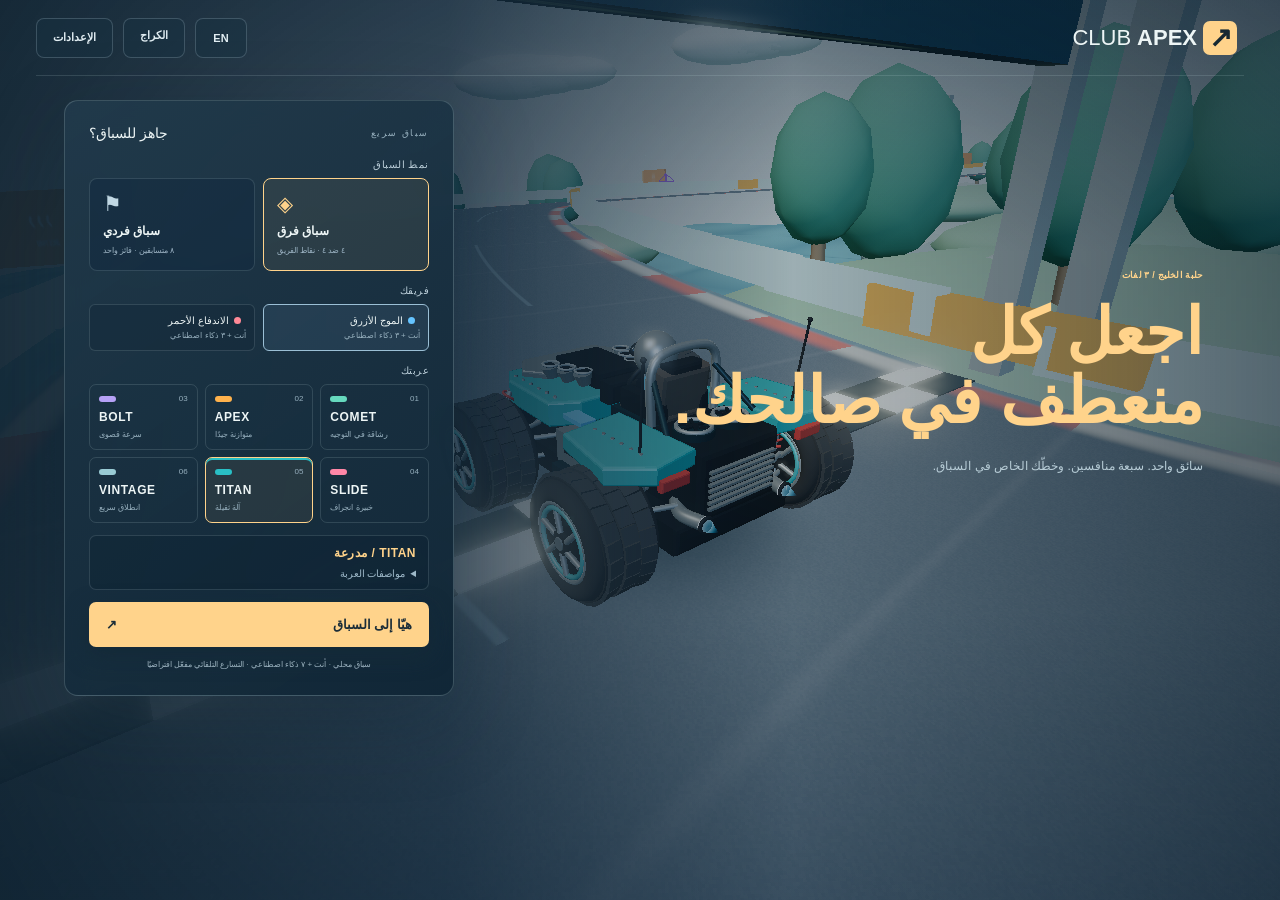
<file: works/apex-club/index.html>
<!doctype html>
<html lang="ar" dir="rtl">
<head><meta charset="utf-8"><meta name="viewport" content="width=device-width,initial-scale=1,viewport-fit=cover"><title>نادي أبيكس — سباق حلبة الخليج</title><link rel="stylesheet" href="./style.css"><script>try{var l=localStorage.getItem('apex-lang')||'ar';document.documentElement.lang=l;document.documentElement.dir=l==='ar'?'rtl':'ltr';}catch(e){document.documentElement.lang='ar';document.documentElement.dir='rtl';}</script></head>
<body>
<div id="loadingScreen" role="status"><strong data-i18n="loadingTitle">نادي أبيكس</strong><span data-i18n="loadingSub">نجهّز حلبة الخليج…</span></div><div id="runtimeError" hidden role="alert"><strong data-i18n="errTitle">تعذّر بدء السباق</strong><p data-i18n="errText">متصفحك يحتاج إلى WebGL 2. حاول إعادة التحميل أو تفعيل تسريع العتاد.</p><button onclick="location.reload()" data-i18n="errReload">إعادة تحميل اللعبة</button></div>
<div id="hud">
  <div id="vignette"></div><div id="flash"></div>
  <header class="masthead"><a class="brand" href="#" aria-label="APEX CLUB"><i>↗</i> APEX<span>CLUB</span></a><div class="lobby-tools"><button id="langToggle" type="button" aria-label="Language / اللغة">EN</button><a href="./garage.html" data-i18n="navGarage">الكراج</a><button id="openSettings" aria-haspopup="dialog" data-i18n="navSettings">الإعدادات</button></div></header>
  <section id="lobby" class="screen">
    <div class="lobby-copy"><div class="eyebrow" data-i18n="lobbyEyebrow">حلبة الخليج / ٣ لفات</div><h1><span data-i18n="lobbyH1a">اجعل كل</span><br><span data-i18n="lobbyH1b">منعطف في صالحك.</span></h1><p data-i18n="lobbyP">سائق واحد. سبعة منافسين. وخطّك الخاص في السباق.</p></div>
    <div class="race-setup"><div class="setup-heading"><span data-i18n="quickRace">سباق سريع</span><b data-i18n="readyToRace">جاهز للسباق؟</b></div>
      <div class="step-label"><span data-i18n="raceMode">نمط السباق</span></div><div class="mode-options"><button data-mode="team" class="active" aria-pressed="true"><i>◈</i><strong data-i18n="teamRace">سباق فرق</strong><small data-i18n="teamRaceSub">٤ ضد ٤ · نقاط الفريق</small></button><button data-mode="solo" aria-pressed="false"><i>⚑</i><strong data-i18n="soloRace">سباق فردي</strong><small data-i18n="soloRaceSub">٨ متسابقين · فائز واحد</small></button></div>
      <div id="teamChoice"><div class="step-label"><span data-i18n="yourTeam">فريقك</span></div><div class="team-options"><button data-team="blue" class="active" aria-pressed="true"><i class="team-dot blue"></i> <span data-i18n="blueTide">الموج الأزرق</span> <small data-i18n="blueSub">أنت + ٣ ذكاء اصطناعي</small></button><button data-team="red" aria-pressed="false"><i class="team-dot red"></i> <span data-i18n="redRush">الاندفاع الأحمر</span> <small data-i18n="redSub">أنت + ٣ ذكاء اصطناعي</small></button></div></div>
      <div class="step-label"><span data-i18n="yourKart">عربتك</span></div><div class="kart-options" role="group" aria-label="Choose your kart"></div>
      <section class="kart-detail" aria-live="polite"><h2 id="kartTitle"></h2><details class="kart-specs"><summary data-i18n="kartSpecs">مواصفات العربة</summary><p id="kartDescription"></p><div id="kartStats"></div><small data-i18n="kartSpecsNote">التسارع والتحكم والانجراف تُقاس بالنسبة لعربة APEX كأساس ١٠٠٪. سباقات الفرق تستخدم ألوان الفريق.</small></details></section>
<button id="raceStart" class="primary"><span data-i18n="raceStart">هيّا إلى السباق</span> <span>↗</span></button><small class="race-disclosure" data-i18n="raceDisclosure">سباق محلي · أنت + ٧ ذكاء اصطناعي · التسارع التلقائي مفعّل افتراضيًا</small>
    </div>

  </section>
  <div class="race-ui">
    <div class="top"><div class="eyebrow" id="modeLabel">سباق فرق ٤ ضد ٤</div><div class="track-title"><span data-i18n="trackTitle">حلبة الخليج</span> <span>↗</span></div><div class="race-stats"><div><div class="label" data-i18n="lap">لفة</div><div class="value" id="lap">1 / 3</div></div><div><div class="label" data-i18n="sector">قطاع</div><div class="value" id="sector">01 / 06</div></div><div><div class="label" data-i18n="raceTime">زمن السباق</div><div class="value" id="raceTime">00:00.00</div></div></div><div class="progress-track"><div id="courseProgress"></div></div><div id="leaderboard"></div></div>
    <div class="position"><div class="label" data-i18n="position">المركز</div><div id="rank">1<span> / 8</span></div></div>
    <div id="teamScore"><span class="blue"><span data-i18n="blue">الأزرق</span> <b id="blueScore">0</b></span><small data-i18n="livePoints">نقاط مباشرة</small><span class="red"><b id="redScore">0</b> <span data-i18n="red">الأحمر</span></span></div>
    <div id="centerMsg" role="status"></div><div id="countdown" hidden>3</div>
    <div class="telemetry"><div class="speed-label"><span data-i18n="speed">السرعة</span> <span data-i18n="kmh">كم/س</span></div><div id="speed">000 <small>كم/س</small></div><div class="speed-ticks"></div><div id="bars"><div class="barrow"><div class="barname"><span data-i18n="barNitro">نيترو · المخزون</span><b id="boostValue">1 / 3</b></div><div class="bar"><div class="fill" id="boostFill"></div></div></div><div class="barrow"><div class="barname"><span data-i18n="barShield">الدرع</span><b id="shieldValue">100%</b></div><div class="bar"><div class="fill" id="shieldFill"></div></div></div><div class="barrow"><div class="barname"><span data-i18n="barWeapon">زر Q · نبضة كهرومغناطيسية · بلا نيران صديقة</span><b id="weaponValue">100%</b></div><div class="bar"><div class="fill" id="weaponFill"></div></div></div></div></div>
    <div id="driftMeter"><div><span id="driftLabel">منعطف + مسافة + توجيه ← انجراف</span><b id="driftPercent">0%</b></div><div class="drift-track"><i id="driftFill"></i><b></b></div><small id="driftHint">اشحن ثم أفلت زر المسافة لدفعة توربو مصغّرة.</small></div>
    <aside class="navigation"><div class="label" data-i18n="liveMap">حلبة الخليج / خريطة مباشرة</div><svg viewBox="0 0 180 140" aria-label="Live circuit map"><polyline id="mapPath" fill="none" stroke="#7296a0" stroke-width="3"/><g id="mapRivals"></g><circle id="mapPlayer" r="4" fill="#ffe1a0" stroke="#ffffff" stroke-width="1.5"/></svg><div class="craft-heading"><span class="label" data-i18n="yourKartLabel">عربتك</span><strong id="craftName">APEX</strong></div></aside>
    <div id="touchControls" aria-label="Touch driving controls">
  <div class="touch-left"><div class="steering-caption"><span data-i18n="steering">التوجيه</span> <i></i></div><div class="steering-pair"><button data-drive="left" aria-label="Steer left"><svg class="" viewBox="0 0 48 48" fill="none" stroke="currentColor" stroke-width="2.5" stroke-linecap="round" stroke-linejoin="round" aria-hidden="true"><path d="M29 12 17 24l12 12M37 12 25 24l12 12"/></svg><span data-i18n="left">يسار</span></button><button data-drive="right" aria-label="Steer right"><svg class="" viewBox="0 0 48 48" fill="none" stroke="currentColor" stroke-width="2.5" stroke-linecap="round" stroke-linejoin="round" aria-hidden="true"><path d="m11 12 12 12-12 12m8-24 12 12-12 12"/></svg><span data-i18n="right">يمين</span></button></div><button class="utility brake-control" data-drive="brake" aria-label="Brake, hold at rest to reverse"><svg class="" viewBox="0 0 48 48" fill="none" stroke="currentColor" stroke-width="2.5" stroke-linecap="round" stroke-linejoin="round" aria-hidden="true"><path d="M17 15v18m14-18v18M10 11a20 20 0 0 0 0 26m28-26a20 20 0 0 1 0 26"/></svg><span data-i18n="brakeRev">فرامل / رجوع</span></button><button class="utility throttle-control" data-drive="throttle" aria-label="Throttle"><span class="pedal-lines"></span><span data-i18n="go">انطلق</span></button><span class="auto-drive" data-i18n="autoDrive">تسارع تلقائي</span></div>
  <div class="touch-right"><button class="utility emp-control" data-drive="emp" aria-label="EMP"><svg class="" viewBox="0 0 48 48" fill="none" stroke="currentColor" stroke-width="2.5" stroke-linecap="round" stroke-linejoin="round" aria-hidden="true"><path d="m27 8-13 19h10l-3 13 14-21H25l2-11Z"/></svg><span data-i18n="emp">نبضة</span><small id="touchEmpState">جاهز</small></button><button class="nitro-control" data-drive="nitro" aria-label="Nitro"><svg class="" viewBox="0 0 48 48" fill="none" stroke="currentColor" stroke-width="2.5" stroke-linecap="round" stroke-linejoin="round" aria-hidden="true"><path d="M18 7h12v7l4 5v17a5 5 0 0 1-5 5H19a5 5 0 0 1-5-5V19l4-5V7Zm0 7h12M17 7h14"/><path d="m26 21-7 9h7l-4 7"/></svg><strong data-i18n="nitro">نيترو</strong><span id="touchNitroState">جاهز</span><b id="touchNitroCount">1</b><div class="nitro-stock" aria-hidden="true"><i></i><i></i><i></i></div></button><button class="drift-control" data-drive="drift" aria-label="Drift"><svg class="charge-ring" viewBox="0 0 100 100" aria-hidden="true"><circle class="ring-track" cx="50" cy="50" r="46"/><circle class="ring-fill" cx="50" cy="50" r="46" pathLength="100"/></svg><svg class="" viewBox="0 0 48 48" fill="none" stroke="currentColor" stroke-width="2.5" stroke-linecap="round" stroke-linejoin="round" aria-hidden="true"><path d="m19 10 15 5 3 13-20-6 2-12Z"/><path d="m18 17 17 5M13 29c-10 0-9 6-2 7m13-4c-9-1-9 6-2 7M16 21l-1 5m20 0-2 5"/></svg><strong data-i18n="drift">انجراف</strong><span id="touchDriftState">استمر للانزلاق</span></button></div>
  <button id="mobileCenter" aria-label="Recenter tilt steering" data-i18n="centerTilt">توسيط الميل</button>
  </div><div id="rotateHint" data-i18n="rotateHint">↻ أدر هاتفك لعرض أوسع</div><button id="controlsToggle" aria-controls="controlsPanel" aria-expanded="false" data-i18n="controlsToggle">ح · إيقاف / مساعدة</button><footer id="help"><span><kbd>W / ↑</kbd> <span data-i18n="helpAccel">تسارع.</span></span><span><kbd>A D / ← →</kbd> <span data-i18n="helpSteer">توجيه</span></span><span><kbd>SPACE</kbd> <span data-i18n="helpDrift">انجراف</span></span><span><kbd>SHIFT</kbd> <span data-i18n="helpNitro">نيترو</span></span><span><kbd>Q</kbd> <span data-i18n="helpEmp">نبضة</span></span><span><kbd>R</kbd> <span data-i18n="helpRestart">إعادة</span></span></footer>
    <div class="boost-status"><strong id="boostTitle">نيترو</strong><span data-i18n="boostActive">الدفع نشط</span><i><b id="boostCountdown"></b></i></div>
  </div>
  <section id="controlsPanel" class="overlay" hidden role="dialog" aria-modal="true" aria-labelledby="controlsTitle"><div class="controls-card"><div class="eyebrow" data-i18n="pitstop">توقف الصيانة</div><h1 id="controlsTitle" data-i18n="takeBreather">خذ نفسًا.</h1><p><span data-i18n="controlsDescA">زر W / ↑ للتسارع، وS / ↓ للفرامل / الرجوع، وA / D أو ← / → للتوجيه.</span><br><span data-i18n="controlsDescB">اضغط حرف ح في أي وقت للإيقاف المؤقت أو المتابعة.</span></p><div class="control-grid"><span><kbd>SPACE + STEER</kbd> <span data-i18n="cgDrift">انجرف داخل المنعطف</span></span><span><kbd>RELEASE SPACE</kbd> <span data-i18n="cgRelease">توربو مصغّر</span></span><span><kbd>SHIFT</kbd> <span data-i18n="cgNitro">استخدم شحنة نيترو واحدة</span></span><span><kbd>Q</kbd> <span data-i18n="cgEmp">شوّش على المنافسين القريبين</span></span><span><kbd>R</kbd> <span data-i18n="cgRestart">إعادة السباق كاملًا</span></span></div><p class="rule-note" data-i18n="pointsNote">النقاط حسب المركز: ١٥ / ١٢ / ١٠ / ٨ / ٦ / ٤ / ٢ / ١. ينتهي السباق بعد ٢٠ ثانية من أول واصل. من لم يُكمل لا ينال نقاطًا؛ وتساوي الفريقين يعني التعادل.</p><button id="recoverCar" class="secondary" data-i18n="recover">إعادة العربة إلى المسار</button><button id="startDriving" class="primary"><span data-i18n="resume">مواصلة السباق</span> ↗</button><button data-lobby class="secondary" data-i18n="backLobby">عودة إلى اللوبي</button></div></section>
  <section id="results" class="overlay" hidden role="dialog" aria-modal="true" aria-labelledby="resultTitle"><div class="results-card"><div class="eyebrow" data-i18n="chequered">العلم الشطرنجي / النتائج النهائية</div><h1 id="resultTitle">اكتمل السباق</h1><p id="resultSubtitle"></p><table><thead><tr><th data-i18n="thPlace">المركز</th><th data-i18n="thRacer">المتسابق</th><th data-i18n="thTime">زمن الوصول</th><th data-i18n="thPoints">النقاط</th></tr></thead><tbody id="resultRows"></tbody></table><button id="raceAgain" class="primary"><span data-i18n="raceAgain">سباق جديد</span> ↗</button><button data-lobby class="secondary" data-i18n="backLobbyChange">عودة إلى اللوبي / تغيير الفريق</button></div></section>
</div>
<dialog id="settingsDialog" aria-labelledby="settingsTitle"><div class="settings-top"><div><small data-i18n="pitGarage">كراج الصيانة</small><h2 id="settingsTitle" data-i18n="settings">الإعدادات</h2></div><button id="closeSettings" data-i18n="done">تم</button></div><div class="settings-nav" aria-label="Settings categories"><button data-settings="controls" aria-pressed="true" data-i18n="tabControls">التحكم</button><button data-settings="display" aria-pressed="false" data-i18n="tabDisplay">الصوت والعرض</button><button data-settings="driver" aria-pressed="false" data-i18n="tabDriver">السائق</button></div><section data-settings-panel="controls"><label class="auto-throttle"><input id="autoThrottle" type="checkbox" checked> <span data-i18n="autoAccel">تسارع تلقائي</span> <span data-i18n="autoAccelSub">التسارع فقط. التوجيه عليك.</span></label><section class="mobile-settings"><strong data-i18n="phoneControls">تحكم الهاتف</strong><p data-i18n="phoneControlsDesc">يُنصح بالتسارع التلقائي. استمر على الأسهم للتوجيه وزر الانجراف للانزلاق؛ أفلته لدفعة توربو مصغّرة.</p><button id="landscapeMode" type="button" data-i18n="fullscreen">ملء الشاشة / أفقي ↗</button><p id="screenHint" data-i18n="screenHint">العب بالوضع الأفقي لأفضل عرض.</p><button id="tiltToggle" type="button" aria-pressed="false" data-i18n="enableTilt">تفعيل التوجيه بالميل</button><button id="tiltCenter" type="button" data-i18n="centerSteering">توسيط التوجيه</button><p id="tiltStatus" role="status" data-i18n="tiltDefault">اختياري: وجّه بإمالة هاتفك. أسهم اللمس تتجاوز الميل دائمًا.</p></section><div class="drift-tip"><b data-i18n="driftTip">↝ تلميح الانجراف</b><span data-i18n="driftTipDesc">أثناء السرعة، استمر بزر المسافة + التوجيه. حافظ على المسافة مع التوجيه المعاكس. أفلت لدفعة توربو مصغّرة.</span></div><p class="settings-help" data-i18n="settingsHelp">لوحة المفاتيح: W تسارع · S فرامل / رجوع · A / D توجيه · Shift نيترو · Q نبضة. استمر بـ S أو الفرامل عند التوقف للرجوع. الفرامل تتجاوز التسارع التلقائي. أوقف مؤقتًا للاسترداد عند التعثر.</p></section><section data-settings-panel="display" hidden><div class="race-settings"><label><input type="checkbox" id="audioSetting" checked> <span data-i18n="engineSounds">أصوات المحرك والسباق</span></label><label><input type="checkbox" id="toggleDrift"> <span data-i18n="toggleDrift">زر انجراف تبديلي (اضغط المسافة مرتين)</span></label><label><input type="checkbox" id="motionSetting"> <span data-i18n="reducedMotion">تقليل حركة الكاميرا</span></label><label><span data-i18n="graphics">الرسوميات</span> <select id="qualitySetting"><option value="quality" data-i18n="quality">جودة</option><option value="performance" data-i18n="performance">أداء</option></select></label><small data-i18n="settingsSaveNote">تحكم بلوحة المفاتيح أو اللمس. تُحفظ الإعدادات على هذا الجهاز.</small></div></section><section data-settings-panel="driver" hidden><section id="driverStudio" class="driver-studio" aria-label="3D driver profile"><div class="driver-heading"><span data-i18n="driverProfile">ملف السائق</span><b><span data-i18n="aceRookie">آيس / مبتدئ النادي</span></b></div><div class="driver-stage"><canvas tabindex="0" aria-label="3D driver. Drag or use arrow keys to rotate."></canvas><span class="driver-action" aria-live="polite" data-i18n="standingBy">في الانتظار</span><small data-i18n="dragRotate">اسحب للتدوير</small></div><div class="driver-actions" role="group" aria-label="Character animation"><button data-action="stand" class="active" aria-pressed="true" data-i18n="actStand">وقوف</button><button data-action="dance" aria-pressed="false" data-i18n="actDance">♫ رقص</button><button data-action="victory" aria-pressed="false" data-i18n="actVictory">★ احتفال</button></div></section></section></dialog>
<script type="importmap">{"imports":{"three":"./vendor/three/build/three.module.min.js","three/addons/":"./vendor/three/examples/jsm/"}}</script><script type="module" src="./bootstrap.js"></script>
</body></html>
</file>
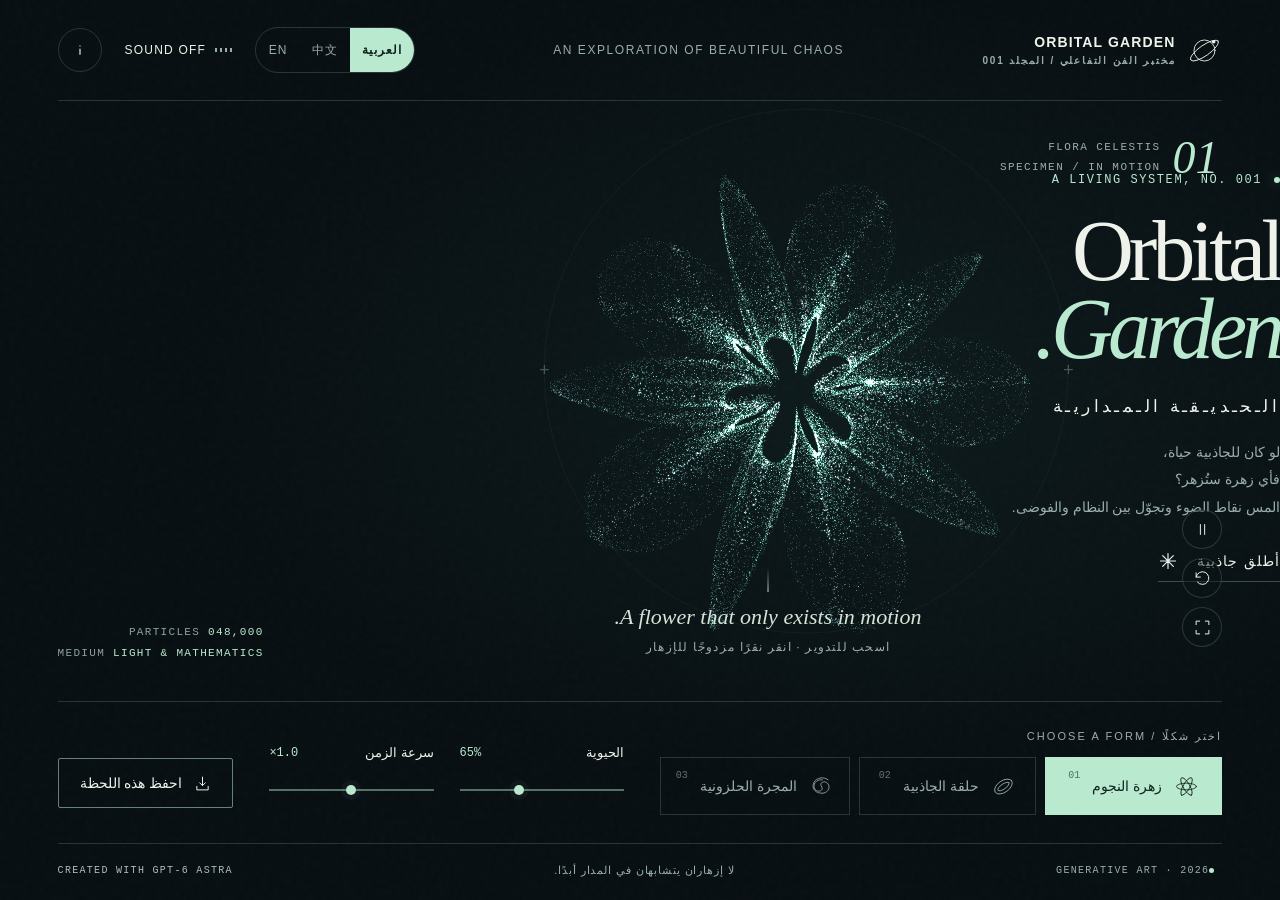
<file: works/orbital-garden/index.html>
<!doctype html>
<html lang="ar" dir="rtl">
<head>
  <meta charset="utf-8">
  <meta name="viewport" content="width=device-width, initial-scale=1">
  <meta name="theme-color" content="#080f12">
  <link rel="icon" href="data:image/svg+xml,%3Csvg xmlns='http://www.w3.org/2000/svg' viewBox='0 0 40 40'%3E%3Crect width='40' height='40' rx='10' fill='%23080f12'/%3E%3Cg fill='none' stroke='%23b9e9cf'%3E%3Ccircle cx='20' cy='20' r='11'/%3E%3Cellipse cx='20' cy='20' rx='18' ry='5' transform='rotate(-35 20 20)'/%3E%3C/g%3E%3C/svg%3E">
  <meta name="description" id="meta-description" content="الحديقة المدارية: عمل فني توليدي يمكن لمسه. 48,000 نقطة ضوئية تتدفق بين زهرة النجوم وحلقة الجاذبية والمجرة الحلزونية.">
  <title>ORBITAL GARDEN · الحديقة المدارية</title>
  <style>
    :root{color-scheme:dark;--bg:#080f12;--panel:#0d161a;--ink:#eef2ea;--muted:#9aaead;--accent:#b9e9cf;--line:rgba(183,220,207,.18);--serif:"Bodoni 72","Iowan Old Style","Palatino Linotype",Georgia,serif;--sans:Inter,"Helvetica Neue",Arial,"PingFang SC","Microsoft YaHei",sans-serif;--mono:"SFMono-Regular",Consolas,"Liberation Mono",monospace}
    *{box-sizing:border-box}body{margin:0;background:var(--bg);color:var(--ink);font-family:var(--sans);font-size:16px;-webkit-font-smoothing:antialiased}button,input{font:inherit}button{color:inherit;cursor:pointer}button:disabled{cursor:wait;opacity:.6}button,a,input{-webkit-tap-highlight-color:transparent}button:focus-visible,a:focus-visible,input:focus-visible,canvas:focus-visible{outline:2px solid var(--accent);outline-offset:6px}button{touch-action:manipulation}svg{display:block;width:20px;height:20px;fill:none;stroke:currentColor;stroke-width:1.4;stroke-linecap:round;stroke-linejoin:round}button{border:0;background:none}a{color:inherit}.mono{font-family:var(--mono);font-size:12px;letter-spacing:.13em}.muted{color:var(--muted)}
    .exhibition{min-height:860px;height:100svh;max-height:1400px;position:relative;overflow:hidden;display:flex;flex-direction:column;background:radial-gradient(ellipse at 66% 43%,#162c2d66,transparent 54%),var(--bg)}
    .exhibition:after{content:"";position:absolute;inset:0;pointer-events:none;z-index:1;opacity:.045;background-image:url("data:image/svg+xml,%3Csvg viewBox='0 0 180 180' xmlns='http://www.w3.org/2000/svg'%3E%3Cfilter id='n'%3E%3CfeTurbulence type='fractalNoise' baseFrequency='.85' numOctaves='3' stitchTiles='stitch'/%3E%3C/filter%3E%3Cpath fill='%23ffffff' filter='url(%23n)' opacity='.5' d='M0 0h180v180H0z'/%3E%3C/svg%3E")}
    .topbar{height:101px;flex-shrink:0;display:flex;align-items:center;justify-content:space-between;margin:0 4.5%;border-bottom:1px solid var(--line);z-index:3;gap:24px}.brand{display:flex;align-items:center;gap:12px;letter-spacing:.22em;font-size:14px;font-weight:600}.brand svg{width:35px;height:35px;stroke-width:1}.brand small{font-size:10px;display:block;letter-spacing:.3em;color:var(--muted);margin-top:5px}.edition{font-size:12px;letter-spacing:.13em;color:var(--muted)}.top-actions{display:flex;align-items:center;gap:23px}.sound-button{display:flex;align-items:center;gap:9px;min-height:44px;font-size:12px;letter-spacing:.1em;padding:0}.sound-bars{display:flex;align-items:center;gap:3px;height:18px}.sound-bars i{display:block;background:var(--muted);width:2px;height:4px;transition:height .25s}.sound-button[aria-pressed="true"] .sound-bars i{background:var(--accent);animation:equalizer 1s ease-in-out infinite alternate}.sound-button[aria-pressed="true"] .sound-bars i:nth-child(2){animation-delay:-.3s}.sound-button[aria-pressed="true"] .sound-bars i:nth-child(3){animation-delay:-.7s}.sound-button[aria-pressed="true"] .sound-bars i:nth-child(4){animation-delay:-.4s}.icon-button{display:grid;place-items:center;min-width:44px;min-height:44px;border:1px solid var(--line);border-radius:50%;transition:background .2s,border-color .2s}.icon-button:hover{background:#b9e9cf12;border-color:#b9e9cf66}
    .stage{flex:1;min-height:540px;position:relative}.artwork{position:absolute;left:24%;right:0;top:-20px;bottom:0;z-index:1}.artwork canvas{display:block;width:100%;height:100%;cursor:grab;touch-action:pan-y}.artwork canvas.dragging{cursor:grabbing}.orbit-guide{position:absolute;width:min(41vw,590px);height:min(41vw,590px);left:63%;top:45%;transform:translate(-50%,-50%);border:1px solid #a8d5c00d;border-radius:50%;pointer-events:none}.orbit-guide:before,.orbit-guide:after{content:"+";position:absolute;color:#9db7ac62;font:18px var(--mono);top:calc(50% - 10px)}.orbit-guide:before{left:-6px}.orbit-guide:after{right:-6px}
    .intro{position:relative;z-index:2;margin-left:4.5%;padding-top:72px;width:35%;pointer-events:none}.eyebrow{display:flex;align-items:center;gap:12px;font:12px var(--mono);letter-spacing:.13em;color:var(--accent);margin:0 0 26px}.eyebrow:before{content:"";width:6px;height:6px;border-radius:50%;background:var(--accent);box-shadow:0 0 13px #a6e0c666}h1{font:400 clamp(66px,6.7vw,110px)/.91 var(--serif);letter-spacing:-.058em;margin:0 0 27px}h1 span{display:block}h1 em{font-weight:400;color:var(--accent)}.chinese-title{font-size:17px;font-weight:400;letter-spacing:.45em;margin:0 0 22px}.intro-copy{font-size:14px;line-height:1.95;color:var(--muted);max-width:280px;margin:0}.intro-copy span{display:block}.release{pointer-events:auto;display:flex;align-items:center;gap:19px;margin-top:30px;padding:0 0 10px;border-bottom:1px solid #a8d5c04d;font-size:14px;letter-spacing:.08em}.release svg{transition:transform .3s}.release:hover svg{transform:rotate(90deg)}.release:hover{color:var(--accent)}
    .specimen{position:absolute;right:4.8%;top:36px;z-index:2;display:flex;align-items:flex-start;gap:12px;color:var(--muted);pointer-events:none}.specimen .number{font:italic 46px/.9 var(--serif);color:var(--accent)}.specimen .label{padding-top:1px;font:11px/1.8 var(--mono);letter-spacing:.13em}.specimen .label span{display:block}.view-tools{position:absolute;right:4.5%;bottom:54px;z-index:3;display:flex;flex-direction:column;gap:9px}.view-tools .icon-button{width:40px;height:40px;min-height:40px;min-width:40px;background:#0b141873}.view-tools svg{width:17px;height:17px}.art-caption{position:absolute;bottom:47px;left:60%;transform:translateX(-50%);z-index:2;display:flex;flex-direction:column;align-items:center;gap:10px;white-space:nowrap;pointer-events:none}.art-caption .caption{font:italic 22px var(--serif);color:#d5e4d6}.art-caption .hint{font-size:12px;letter-spacing:.1em;color:var(--muted)}.caption-line{display:block;width:1px;height:24px;background:linear-gradient(transparent,var(--accent));margin-bottom:2px}.coordinates{position:absolute;left:4.5%;bottom:37px;z-index:2;font:11px/1.9 var(--mono);letter-spacing:.12em;color:#8fa29f}.coordinates span{display:block}.coordinates b{color:var(--accent);font-weight:400}.fallback{position:absolute;z-index:5;inset:20% 8% auto;background:var(--panel);border:1px solid var(--line);padding:24px;line-height:1.8}.fallback[hidden]{display:none}
    .controls{position:relative;z-index:3;margin:0 4.5%;display:grid;grid-template-columns:minmax(440px,1.35fr) minmax(230px,.85fr) auto;gap:36px;padding:28px 0;border-top:1px solid var(--line);align-items:center}.control-label{display:block;font-size:11px;letter-spacing:.19em;color:var(--muted);margin-bottom:14px}.forms{display:flex;gap:9px}.form-button{height:58px;display:flex;align-items:center;gap:12px;padding:0 15px;border:1px solid var(--line);color:var(--muted);transition:color .25s,background .25s,border-color .25s;white-space:nowrap;font-size:14px;flex:1;justify-content:center}.form-button svg{width:25px;height:25px;stroke-width:1}.form-button .index{font:10px var(--mono);align-self:flex-start;margin-top:12px;opacity:.6}.form-button[aria-pressed="true"]{background:#b9e9cf;color:#10241e;border-color:#b9e9cf}.form-button:hover:not([aria-pressed="true"]){border-color:#b9e9cf77;color:var(--ink);background:#b9e9cf08}.sliders{display:grid;grid-template-columns:1fr 1fr;gap:26px}.slider-label{display:flex;justify-content:space-between;align-items:center;font-size:13px;margin-bottom:20px;gap:10px}.slider-label output{color:var(--accent);font:12px var(--mono)}input[type="range"]{display:block;width:100%;height:20px;appearance:none;background:transparent;cursor:pointer;margin:0}input[type="range"]::-webkit-slider-runnable-track{height:2px;background:#567267}input[type="range"]::-moz-range-track{height:2px;background:#567267}input[type="range"]::-webkit-slider-thumb{appearance:none;height:10px;width:10px;border-radius:50%;background:var(--accent);margin-top:-4px;box-shadow:0 0 0 5px #b9e9cf09}input[type="range"]::-moz-range-thumb{border:0;height:10px;width:10px;border-radius:50%;background:var(--accent)}.save-button{display:flex;align-items:center;justify-content:center;gap:12px;border:1px solid #668276;border-radius:2px;min-height:50px;padding:0 21px;font-size:14px;white-space:nowrap;transition:background .2s;margin-top:21px}.save-button:hover{background:#b9e9cf12}.save-button svg{width:17px;height:17px}.footer{margin:0 4.5%;border-top:1px solid var(--line);display:flex;align-items:center;justify-content:space-between;gap:20px;padding:20px 0 23px;z-index:3;color:var(--muted);font:10px var(--mono);letter-spacing:.13em}.footer .dot{display:inline-block;width:5px;height:5px;border-radius:50%;background:var(--accent);margin-right:8px}.footer .credit{color:#adbfba}.footer .desktop-note{font-family:var(--sans);letter-spacing:.08em;font-size:11px}.toast{position:fixed;z-index:20;left:50%;bottom:30px;transform:translate(-50%,20px);opacity:0;pointer-events:none;background:#deeddf;color:#12221c;border-radius:3px;padding:14px 23px;font-size:14px;transition:opacity .3s,transform .3s;max-width:calc(100% - 32px);width:max-content}.toast.visible{transform:translate(-50%,0);opacity:1}
    dialog{background:#101c20;color:var(--ink);border:1px solid #4b665b;width:min(580px,calc(100% - 40px));padding:40px;box-shadow:0 24px 120px #0008}dialog::backdrop{background:#030a0dc9;backdrop-filter:blur(9px)}.dialog-close{position:absolute;top:16px;right:16px}.dialog-kicker{color:var(--accent);margin-bottom:30px}dialog h2{font:400 44px/.98 var(--serif);letter-spacing:-.04em;margin:0 0 26px}dialog p{font-size:15px;line-height:1.9;color:#b7c8c1}dialog strong{color:var(--ink);font-weight:400}.key-list{display:grid;grid-template-columns:1fr 1fr;gap:12px;margin:25px 0;font-size:13px;color:var(--muted)}kbd{display:inline-block;min-width:24px;text-align:center;border:1px solid #4b665b;padding:3px 5px;margin-right:8px;font:11px var(--mono);color:var(--ink)}.dialog-bottom{border-top:1px solid var(--line);padding-top:20px;margin-top:24px;font:11px/1.9 var(--mono);color:var(--accent)}.immersive .topbar,.immersive .intro,.immersive .specimen,.immersive .coordinates,.immersive .controls,.immersive .footer,.immersive .art-caption,.immersive .orbit-guide{visibility:hidden;pointer-events:none}.immersive .artwork{position:fixed;inset:0}.immersive .view-tools{position:fixed;right:28px;bottom:28px}.immersive .stage{position:static}.immersive .exhibition{height:100svh;min-height:100svh}
    @keyframes equalizer{from{height:4px}to{height:17px}}
    @media(min-width:1600px){.intro{padding-top:100px}.stage{min-height:590px}.intro-copy{font-size:16px;max-width:320px}.controls{padding:36px 0}}
    @media(max-width:1150px){.controls{grid-template-columns:1.3fr 1fr;gap:26px}.save-button{grid-column:2;grid-row:1;justify-self:end;margin:0}.sliders{grid-column:2;grid-row:1;width:100%;padding-right:0;align-self:end;transform:translateY(0)}.save-button{position:absolute;right:0;top:-74px}.forms{gap:8px}.form-button{padding:0 12px;gap:8px}.form-button .index{display:none}.intro{width:40%}.intro-copy{max-width:250px}.artwork{left:26%;right:-7%}.art-caption{left:64%}.view-tools{bottom:130px}.edition{display:none}.exhibition{min-height:830px}}
    @media(max-width:760px){.exhibition{height:auto;min-height:100svh;max-height:none}.topbar{height:82px;margin:0 6%;gap:12px}.brand{font-size:12px;gap:9px}.brand small{font-size:8px}.brand svg{width:29px}.top-actions{gap:14px}.sound-button{font-size:10px}.top-actions>.icon-button{width:36px;min-width:36px;min-height:36px}.stage{min-height:690px;flex:none}.intro{margin-left:6%;padding-top:35px;width:88%}.eyebrow{font-size:10px;margin-bottom:18px}h1{font-size:64px;line-height:.93;margin-bottom:18px}h1 span{display:inline}h1 span+span:before{content:" "}.chinese-title{font-size:14px;margin-bottom:15px}.intro-copy{font-size:13px;max-width:310px}.intro-copy span{display:inline}.release{margin-top:17px;font-size:12px;gap:12px;padding-bottom:7px}.release svg{width:17px}.artwork{left:-15%;right:-15%;top:246px;bottom:31px}.orbit-guide{width:320px;height:320px;left:50%;top:66%}.specimen{right:6%;top:265px}.specimen .number{font-size:34px}.specimen .label{font-size:9px}.art-caption{left:50%;bottom:17px;gap:7px}.art-caption .caption{font-size:19px}.art-caption .hint{font-size:10px}.caption-line{height:17px}.coordinates{display:none}.view-tools{right:6%;bottom:88px;gap:8px}.view-tools .icon-button{min-width:36px;min-height:36px;width:36px;height:36px}.controls{margin:0 6%;padding:23px 0;grid-template-columns:1fr;gap:25px}.control-label{font-size:10px;margin-bottom:12px}.forms{gap:7px}.form-button{height:55px;padding:0 8px;gap:9px;font-size:12px}.form-button svg{width:23px}.sliders{grid-column:1;grid-row:2;gap:32px;width:100%;transform:none}.slider-label{margin-bottom:10px;font-size:12px}.save-button{position:static;grid-column:1;grid-row:3;justify-self:stretch;margin:0;height:46px}.footer{margin:0 6%;padding:18px 0 23px;flex-wrap:wrap;row-gap:12px;font-size:9px}.footer .desktop-note{display:none}dialog{padding:32px 25px}dialog h2{font-size:38px}.key-list{grid-template-columns:1fr}.immersive .artwork{inset:0}.immersive .stage{min-height:0}}
    @media(max-width:380px){h1{font-size:56px}.sound-text{display:none}.form-button{gap:5px}.stage{min-height:670px}.artwork{top:250px}}
    @media(prefers-reduced-motion:reduce){*,*:before,*:after{animation:none!important;transition:none!important}}
    /* i18n: language switcher + RTL (Arabic default). Flip layout only; artwork math untouched. */
    .lang-switch{display:flex;border:1px solid var(--line);border-radius:999px;overflow:hidden}
    .lang-switch button{min-width:44px;min-height:44px;padding:0 12px;font-size:12px;letter-spacing:.08em;color:var(--muted)}
    .lang-switch button[aria-pressed="true"]{background:var(--accent);color:#10241e;font-weight:700}
    html[dir="rtl"] .brand{letter-spacing:.08em}
    html[dir="rtl"] .brand small{letter-spacing:.18em}
    html[dir="rtl"] .chinese-title{letter-spacing:.2em}
    html[dir="rtl"] .coordinates{direction:ltr;text-align:right}
    html[dir="rtl"] .key-list{direction:rtl}
    html[dir="rtl"] kbd{margin-right:0;margin-left:8px}
  </style>
</head>
<body>
  <main class="exhibition" id="exhibition">
    <header class="topbar">
      <div class="brand"><svg viewBox="0 0 40 40" aria-hidden="true"><circle cx="20" cy="20" r="12"/><ellipse cx="20" cy="20" rx="19" ry="6" transform="rotate(-35 20 20)"/><circle cx="30.5" cy="10" r="2" fill="currentColor" stroke="none"/></svg><div>ORBITAL GARDEN<small data-i18n="brand.sub">مختبر الفن التفاعلي / المجلد 001</small></div></div>
      <div class="edition">AN EXPLORATION OF BEAUTIFUL CHAOS</div>
      <div class="top-actions"><div class="lang-switch" role="group" aria-label="Language / 语言 / اللغة"><button data-lang="ar" aria-pressed="true">العربية</button><button data-lang="zh" aria-pressed="false">中文</button><button data-lang="en" aria-pressed="false">EN</button></div><button class="sound-button" id="sound" aria-pressed="false" data-i18n-aria="sound.aria.off" aria-label="تشغيل الصوت المحيطي"><span class="sound-bars" aria-hidden="true"><i></i><i></i><i></i><i></i></span><span class="sound-text">SOUND OFF</span></button><button class="icon-button" id="about" data-i18n-aria="about.aria" aria-label="عن العمل"><svg viewBox="0 0 24 24" aria-hidden="true"><path d="M12 11v6M12 7v.2"/></svg></button></div>
    </header>
    <section class="stage" data-i18n-aria="stage.aria" aria-label="منصة الفن التفاعلي">
      <div class="orbit-guide" aria-hidden="true"></div>
      <div class="artwork" id="artwork"><canvas id="universe" tabindex="0" data-i18n-aria="canvas.aria" aria-label="منحوتة جزيئات مضيئة. اسحب أو استخدم الأسهم للتدوير، وانقر نقرًا مزدوجًا لإطلاق الجاذبية. بدّل الشكل من الأزرار أدناه.">متصفحك لا يدعم Canvas، استخدم متصفحًا أحدث لمشاهدة العمل.</canvas><div class="fallback" id="fallback" role="alert" hidden>هذه القاعة تحتاج دعم WebGL. فعّل تسريع العتاد في المتصفح أو افتح الصفحة في متصفح يدعم WebGL.</div></div>
      <div class="intro"><p class="eyebrow">A LIVING SYSTEM, NO. 001</p><h1><span>Orbital</span><span><em>Garden.</em></span></h1><h2 class="chinese-title" data-i18n="garden.title">الـحـديـقـة الـمـداريـة</h2><p class="intro-copy" data-i18n="intro.copy"><span>لو كان للجاذبية حياة،</span><span>فأي زهرة ستُزهر؟</span><span>المس نقاط الضوء وتجوّل بين النظام والفوضى.</span></p><button class="release" id="release"><span data-i18n="release">أطلق جاذبية</span><svg viewBox="0 0 24 24" aria-hidden="true"><path d="M12 3v18M3 12h18M5.6 5.6l12.8 12.8M5.6 18.4 18.4 5.6"/></svg></button></div>
      <div class="specimen" aria-hidden="true"><span class="number" id="specimen-number">01</span><div class="label"><span id="specimen-latin">FLORA CELESTIS</span><span>SPECIMEN / IN MOTION</span></div></div>
      <div class="coordinates" aria-hidden="true"><span>PARTICLES <b>048,000</b></span><span>MEDIUM <b>LIGHT & MATHEMATICS</b></span></div>
      <div class="art-caption"><span class="caption-line"></span><span class="caption" id="caption">A flower that only exists in motion.</span><span class="hint" data-i18n="caption.hint">اسحب للتدوير · انقر نقرًا مزدوجًا للإزهار</span></div>
      <div class="view-tools"><button class="icon-button" id="pause" data-i18n-aria="pause.aria.pause" aria-label="إيقاف الرسوم مؤقتًا" aria-pressed="false" data-i18n-title="pause.title" title="إيقاف / متابعة (مسافة)"><svg viewBox="0 0 24 24" aria-hidden="true"><path id="pause-path" d="M9 5v14M15 5v14"/></svg></button><button class="icon-button" id="reset" data-i18n-aria="reset.aria" aria-label="إعادة ضبط منظور العرض" data-i18n-title="reset.title" title="إعادة ضبط المنظور (R)"><svg viewBox="0 0 24 24" aria-hidden="true"><path d="M3 10a9 9 0 1 1 1.8 7M3 4v6h6"/></svg></button><button class="icon-button" id="immersive" data-i18n-aria="immersive.aria.on" aria-label="الدخول في الوضع الغامر" aria-pressed="false" data-i18n-title="immersive.title" title="الوضع الغامر (F)"><svg viewBox="0 0 24 24" aria-hidden="true"><path d="M8 3H3v5M16 3h5v5M21 16v5h-5M8 21H3v-5"/></svg></button></div>
    </section>
    <section class="controls" data-i18n-aria="controls.aria" aria-label="لوحة التحكم بالنحت">
      <div><span class="control-label" data-i18n="forms.label">اختر شكلًا / CHOOSE A FORM</span><div class="forms" role="group" data-i18n-aria="forms.group" aria-label="أشكال الحياة"><button class="form-button" data-form="0" aria-pressed="true"><svg viewBox="0 0 30 30" aria-hidden="true"><ellipse cx="15" cy="15" rx="12" ry="4"/><ellipse cx="15" cy="15" rx="12" ry="4" transform="rotate(60 15 15)"/><ellipse cx="15" cy="15" rx="12" ry="4" transform="rotate(120 15 15)"/></svg><span data-i18n-form="0">زهرة النجوم</span><span class="index">01</span></button><button class="form-button" data-form="1" aria-pressed="false"><svg viewBox="0 0 30 30" aria-hidden="true"><ellipse cx="15" cy="15" rx="12" ry="7" transform="rotate(-35 15 15)"/><ellipse cx="15" cy="15" rx="8" ry="3" transform="rotate(-35 15 15)"/></svg><span data-i18n-form="1">حلقة الجاذبية</span><span class="index">02</span></button><button class="form-button" data-form="2" aria-pressed="false"><svg viewBox="0 0 30 30" aria-hidden="true"><path d="M15 15c-4-5 5-8 8-3s-1 12-9 11S3 16 6 10 18 3 23 7M15 15c4 5-5 8-8 3S8 6 16 7"/></svg><span data-i18n-form="2">المجرة الحلزونية</span><span class="index">03</span></button></div></div>
      <div class="sliders"><div><label class="slider-label" for="energy"><span data-i18n="energy.label">الحيوية</span> <output id="energy-value">65%</output></label><input id="energy" type="range" min="0" max="100" value="65" data-i18n-aria="energy.label" aria-label="الحيوية" aria-valuetext="65%"></div><div><label class="slider-label" for="speed"><span data-i18n="speed.label">سرعة الزمن</span> <output id="speed-value">1.0×</output></label><input id="speed" type="range" min="0" max="200" value="100" data-i18n-aria="speed.label" aria-label="سرعة الزمن" aria-valuetext="1.0 ×"></div></div>
      <button class="save-button" id="save"><svg viewBox="0 0 24 24" aria-hidden="true"><path d="M12 3v12m-4-4 4 4 4-4M4 16v5h16v-5"/></svg><span data-i18n="save">احفظ هذه اللحظة</span></button>
    </section>
    <footer class="footer"><span><i class="dot"></i>GENERATIVE ART · 2026</span><span class="desktop-note" data-i18n="footer.note">لا إزهاران يتشابهان في المدار أبدًا.</span><span class="credit">CREATED WITH GPT-6 ASTRA</span></footer>
  </main>
  <dialog id="about-dialog" aria-labelledby="about-title"><button class="icon-button dialog-close" id="close-dialog" data-i18n-aria="dialog.close" aria-label="إغلاق وصف العمل"><svg viewBox="0 0 24 24" aria-hidden="true"><path d="m6 6 12 12M6 18 18 6"/></svg></button><div class="mono dialog-kicker">THE IDEA BEHIND THE GARDEN</div><h2 id="about-title">Order is just chaos,<br><em>in full bloom.</em></h2><p data-i18n="dialog.p1">«الحديقة المدارية» عمل فني تفاعلي عن <strong>كيف ينمو النظام من الفوضى</strong>. 48,000 نقطة ضوئية هي زهرة وحلقة ومجرة بعيدة في آنٍ واحد.</p><p data-i18n="dialog.p2">بدّل الشكل وشاهد سرب النقاط نفسه يبحث عن مدارات جديدة. أطلق الجاذبية لتتبدد لحظيًا ثم تتجمع من جديد. أبطئ الزمن لتلاحظ التفاصيل التي تفوتك عادة.</p><div class="key-list"><span><kbd>1</kbd><kbd>2</kbd><kbd>3</kbd><span data-i18n="keys.forms">تبديل الشكل</span></span><span><kbd data-i18n="keys.space">مسافة</kbd><span data-i18n="keys.pause">إيقاف / متابعة</span></span><span><kbd>↑ ↓ ← →</kbd><span data-i18n="keys.rotate">تدوير المنظور</span></span><span><kbd>B</kbd><span data-i18n="keys.bloom">إزهار</span> · <kbd>R</kbd><span data-i18n="keys.reset">إعادة ضبط</span></span><span><kbd>F</kbd><span data-i18n="keys.immersive">الوضع الغامر</span></span><span><kbd>Esc</kbd><span data-i18n="keys.exit">الخروج من الوضع الغامر</span></span></div><p data-i18n="dialog.p3">انقر «احفظ هذه اللحظة» لتوليد ملصق تذكاري عالي الدقة يحمل الشكل والزمن والمعاملات. يُركّب الصوت في المتصفح لحظيًا ولا يعمل إلا بعد تشغيله.</p><div class="dialog-bottom" data-i18n="dialog.bottom">CODE, FORM & INTERACTION · GPT-6 ASTRA<br>WebGL أصيل · رسوم إجرائية · بلا مواد خارجية<br>هذا تخيّل فني للجاذبية وليس محاكاة فيزيائية.</div></dialog>
  <div class="toast" id="toast" role="status" aria-live="polite"></div>
  <script>
  (() => {
    'use strict';
    // i18n: Arabic default, Chinese + English available. No external libraries.
    const LANGS = ['ar', 'zh', 'en'];
    const LANG_KEY = 'orbital-garden:lang';
    function readLang() {
      try {
        const raw = localStorage.getItem(LANG_KEY);
        const v = raw && raw.startsWith('"') ? JSON.parse(raw) : raw;
        if (LANGS.includes(v)) return v;
      } catch { /* storage blocked: fall through */ }
      return 'ar';
    }
    let lang = readLang();
    const STR = {
      ar: {
        'meta.description': 'الحديقة المدارية: عمل فني توليدي يمكن لمسه. 48,000 نقطة ضوئية تتدفق بين زهرة النجوم وحلقة الجاذبية والمجرة الحلزونية.',
        'brand.sub': 'مختبر الفن التفاعلي / المجلد 001',
        'sound.aria.off': 'تشغيل الصوت المحيطي', 'sound.aria.on': 'كتم الصوت المحيطي',
        'sound.off': 'SOUND OFF', 'sound.on': 'SOUND ON',
        'about.aria': 'عن العمل', 'stage.aria': 'منصة الفن التفاعلي',
        'canvas.aria': 'منحوتة جزيئات مضيئة. اسحب أو استخدم الأسهم للتدوير، وانقر نقرًا مزدوجًا لإطلاق الجاذبية. بدّل الشكل من الأزرار أدناه.',
        'canvas.nosupport': 'متصفحك لا يدعم Canvas، استخدم متصفحًا أحدث لمشاهدة العمل.',
        'fallback.nogl': 'هذه القاعة تحتاج دعم WebGL. فعّل تسريع العتاد في المتصفح أو افتح الصفحة في متصفح يدعم WebGL.',
        'fallback.lost': 'توقّف العرض الرسومي مؤقتًا، بانتظار تعافي المتصفح…',
        'garden.title': 'الـحـديـقـة الـمـداريـة',
        'intro.copy': '<span>لو كان للجاذبية حياة،</span><span>فأي زهرة ستُزهر؟</span><span>المس نقاط الضوء وتجوّل بين النظام والفوضى.</span>',
        'release': 'أطلق جاذبية', 'caption.hint': 'اسحب للتدوير · انقر نقرًا مزدوجًا للإزهار',
        'pause.aria.pause': 'إيقاف الرسوم مؤقتًا', 'pause.aria.play': 'متابعة الرسوم',
        'pause.title': 'إيقاف / متابعة (مسافة)',
        'reset.aria': 'إعادة ضبط منظور العرض', 'reset.title': 'إعادة ضبط المنظور (R)',
        'immersive.aria.on': 'الدخول في الوضع الغامر', 'immersive.aria.off': 'الخروج من الوضع الغامر',
        'immersive.title': 'الوضع الغامر (F)',
        'controls.aria': 'لوحة التحكم بالنحت', 'forms.label': 'اختر شكلًا / CHOOSE A FORM', 'forms.group': 'أشكال الحياة',
        'energy.label': 'الحيوية', 'speed.label': 'سرعة الزمن',
        'save': 'احفظ هذه اللحظة', 'save.working': 'جارٍ التأطير…',
        'footer.note': 'لا إزهاران يتشابهان في المدار أبدًا.',
        'dialog.close': 'إغلاق وصف العمل',
        'dialog.p1': '«الحديقة المدارية» عمل فني تفاعلي عن <strong>كيف ينمو النظام من الفوضى</strong>. 48,000 نقطة ضوئية هي زهرة وحلقة ومجرة بعيدة في آنٍ واحد.',
        'dialog.p2': 'بدّل الشكل وشاهد سرب النقاط نفسه يبحث عن مدارات جديدة. أطلق الجاذبية لتتبدد لحظيًا ثم تتجمع من جديد. أبطئ الزمن لتلاحظ التفاصيل التي تفوتك عادة.',
        'keys.forms': 'تبديل الشكل', 'keys.space': 'مسافة', 'keys.pause': 'إيقاف / متابعة',
        'keys.rotate': 'تدوير المنظور', 'keys.bloom': 'إزهار', 'keys.reset': 'إعادة ضبط',
        'keys.immersive': 'الوضع الغامر', 'keys.exit': 'الخروج من الوضع الغامر',
        'dialog.p3': 'انقر «احفظ هذه اللحظة» لتوليد ملصق تذكاري عالي الدقة يحمل الشكل والزمن والمعاملات. يُركّب الصوت في المتصفح لحظيًا ولا يعمل إلا بعد تشغيله.',
        'dialog.bottom': 'CODE, FORM & INTERACTION · GPT-6 ASTRA<br>WebGL أصيل · رسوم إجرائية · بلا مواد خارجية<br>هذا تخيّل فني للجاذبية وليس محاكاة فيزيائية.',
        'toast.webgl.form': 'تحتاج دعم WebGL لتبديل الشكل',
        'toast.reduced': 'فعّلتَ تقليل الحركة؛ يمكنك التدوير وتبديل الشكل وحفظ الصورة.',
        'toast.reset': 'عدتَ إلى منظور البداية',
        'toast.poster.ok': 'تم توليد الملصق التذكاري · PNG بمقاس 2000 × 2400',
        'toast.poster.fail': 'تعذّر تصدير الملصق مؤقتًا، أعد المحاولة أو جرّب متصفحًا آخر',
        'toast.audio.fail': 'متصفحك الحالي لا يستطيع تشغيل الصوت المحيطي مؤقتًا',
        'toast.webgl.export': 'تحتاج دعم WebGL لتصدير العمل',
        'poster.garden': 'الحديقة المدارية', 'poster.specimen': 'SPECIMEN',
      },
      zh: {
        'meta.description': '轨道花园：一件可以触摸的生成艺术作品。48,000 颗光点，在星之花、引力环与旋涡星系之间流动。',
        'brand.sub': '交互艺术实验室 / VOL. 001',
        'sound.aria.off': '开启环境音', 'sound.aria.on': '关闭环境音',
        'sound.off': 'SOUND OFF', 'sound.on': 'SOUND ON',
        'about.aria': '关于作品', 'stage.aria': '交互艺术展台',
        'canvas.aria': '发光粒子雕塑。拖动或按方向键旋转，双击释放引力。使用下方按钮切换形态。',
        'canvas.nosupport': '你的浏览器不支持 Canvas，请使用较新的浏览器欣赏作品。',
        'fallback.nogl': '这个展厅需要 WebGL 支持。请开启浏览器的硬件加速，或换一个支持 WebGL 的浏览器后重新打开。',
        'fallback.lost': '图形渲染暂时中断，正在等待浏览器恢复…',
        'garden.title': '轨 道 花 园',
        'intro.copy': '<span>如果引力也有生命，</span><span>它会开出怎样的花？</span><span>触碰光点，在秩序与混沌之间漫游。</span>',
        'release': '释放一次引力', 'caption.hint': '拖动旋转 · 双击绽放',
        'pause.aria.pause': '暂停动画', 'pause.aria.play': '继续动画',
        'pause.title': '暂停 / 继续（空格）',
        'reset.aria': '重置视角', 'reset.title': '重置视角（R）',
        'immersive.aria.on': '进入沉浸模式', 'immersive.aria.off': '退出沉浸模式',
        'immersive.title': '沉浸模式（F）',
        'controls.aria': '雕塑控制台', 'forms.label': 'CHOOSE A FORM / 选择生命形态', 'forms.group': '生命形态',
        'energy.label': '生命力', 'speed.label': '时间流速',
        'save': '收藏这一瞬', 'save.working': '正在装裱…',
        'footer.note': '没有两次绽放，拥有相同的轨道。',
        'dialog.close': '关闭作品说明',
        'dialog.p1': '「轨道花园」是一件关于<strong>秩序如何从混沌中生长</strong>的交互艺术作品。48,000 颗光点，既是一朵花，也是一道环，或一个遥远的星系。',
        'dialog.p2': '切换形态，看同一群光点寻找新的轨道。释放引力，让它们短暂散开，再重新聚拢。调低时间流速，留意那些平时错过的细节。',
        'keys.forms': '切换形态', 'keys.space': '空格', 'keys.pause': '暂停 / 继续',
        'keys.rotate': '旋转视角', 'keys.bloom': '绽放', 'keys.reset': '重置',
        'keys.immersive': '沉浸模式', 'keys.exit': '退出沉浸模式',
        'dialog.p3': '点击「收藏这一瞬」，生成带有形态、时间与参数的高清纪念海报。声音由浏览器实时合成，仅在你开启后播放。',
        'dialog.bottom': 'CODE, FORM & INTERACTION · GPT-6 ASTRA<br>原生 WebGL · 程序化图形 · 无外部素材<br>这是一种艺术化的引力想象，并非物理模拟。',
        'toast.webgl.form': '需要 WebGL 支持才能切换形态',
        'toast.reduced': '已启用减少动态效果；可以旋转、切换形态或收藏画面。',
        'toast.reset': '已回到最初的视角',
        'toast.poster.ok': '纪念海报已生成 · 2000 × 2400 PNG',
        'toast.poster.fail': '暂时无法导出海报，请重试或使用其他浏览器',
        'toast.audio.fail': '当前浏览器暂时无法播放环境音',
        'toast.webgl.export': '需要 WebGL 支持才能导出作品',
        'poster.garden': '轨道花园', 'poster.specimen': 'SPECIMEN',
      },
      en: {
        'meta.description': 'Orbital Garden: a touchable generative artwork. 48,000 light points flowing between the Star Flower, the Gravity Ring and the Spiral Galaxy.',
        'brand.sub': 'INTERACTIVE ART LAB / VOL. 001',
        'sound.aria.off': 'Enable ambient sound', 'sound.aria.on': 'Mute ambient sound',
        'sound.off': 'SOUND OFF', 'sound.on': 'SOUND ON',
        'about.aria': 'About the work', 'stage.aria': 'Interactive art stage',
        'canvas.aria': 'A glowing particle sculpture. Drag or use arrow keys to rotate, double-tap to release gravity. Switch forms with the buttons below.',
        'canvas.nosupport': 'Your browser does not support Canvas; please use a newer browser to enjoy the work.',
        'fallback.nogl': 'This hall needs WebGL support. Please enable hardware acceleration or reopen in a WebGL-capable browser.',
        'fallback.lost': 'Rendering was interrupted and is waiting for the browser to recover…',
        'garden.title': 'ORBITAL GARDEN',
        'intro.copy': '<span>If gravity were alive,</span><span>what flower would it bloom?</span><span>Touch the light and wander between order and chaos.</span>',
        'release': 'Release gravity', 'caption.hint': 'Drag to rotate · double-tap to bloom',
        'pause.aria.pause': 'Pause animation', 'pause.aria.play': 'Resume animation',
        'pause.title': 'Pause / resume (Space)',
        'reset.aria': 'Reset view', 'reset.title': 'Reset view (R)',
        'immersive.aria.on': 'Enter immersive mode', 'immersive.aria.off': 'Exit immersive mode',
        'immersive.title': 'Immersive mode (F)',
        'controls.aria': 'Sculpture console', 'forms.label': 'CHOOSE A FORM', 'forms.group': 'Life forms',
        'energy.label': 'Vitality', 'speed.label': 'Time flow',
        'save': 'Keep this moment', 'save.working': 'Framing…',
        'footer.note': 'No two blooms ever share the same orbit.',
        'dialog.close': 'Close work description',
        'dialog.p1': '<strong>Orbital Garden</strong> is an interactive artwork about <strong>how order grows out of chaos</strong>. 48,000 light points are at once a flower, a ring, and a distant galaxy.',
        'dialog.p2': 'Switch forms and watch the same swarm find new orbits. Release gravity to scatter them briefly, then gather again. Slow time to notice details you usually miss.',
        'keys.forms': 'Switch form', 'keys.space': 'Space', 'keys.pause': 'Pause / resume',
        'keys.rotate': 'Rotate view', 'keys.bloom': 'Bloom', 'keys.reset': 'Reset',
        'keys.immersive': 'Immersive mode', 'keys.exit': 'Exit immersive mode',
        'dialog.p3': 'Click “Keep this moment” to generate a hi-res commemorative poster with form, time and parameters. Sound is synthesized live in the browser and plays only after you enable it.',
        'dialog.bottom': 'CODE, FORM & INTERACTION · GPT-6 ASTRA<br>Native WebGL · procedural graphics · no external assets<br>An artistic imagining of gravity, not a physics simulation.',
        'toast.webgl.form': 'WebGL support is needed to switch forms',
        'toast.reduced': 'Reduced motion is on; you can still rotate, switch forms or save the frame.',
        'toast.reset': 'Back to the original view',
        'toast.poster.ok': 'Commemorative poster generated · 2000 × 2400 PNG',
        'toast.poster.fail': 'Poster export failed for now; please retry or use another browser',
        'toast.audio.fail': 'Ambient sound is unavailable in this browser for now',
        'toast.webgl.export': 'WebGL support is needed to export the work',
        'poster.garden': 'Orbital Garden', 'poster.specimen': 'SPECIMEN',
      },
    };
    const FORM_NAMES = [
      { ar: 'زهرة النجوم', zh: '星之花', en: 'Star Flower' },
      { ar: 'حلقة الجاذبية', zh: '引力环', en: 'Gravity Ring' },
      { ar: 'المجرة الحلزونية', zh: '旋涡星系', en: 'Spiral Galaxy' },
    ];
    const tr = key => (STR[lang] && STR[lang][key]) ?? STR.zh[key] ?? STR.en[key] ?? key;
    const formName = i => FORM_NAMES[i][lang] ?? FORM_NAMES[i].zh;
    function applyDocumentLang() {
      document.documentElement.lang = lang === 'zh' ? 'zh-CN' : lang;
      document.documentElement.dir = lang === 'ar' ? 'rtl' : 'ltr';
    }
    function setLang(next) {
      if (!LANGS.includes(next) || next === lang) return;
      lang = next;
      try { localStorage.setItem(LANG_KEY, JSON.stringify(next)); } catch { /* keep enjoying */ }
      applyI18n();
    }
    function applyI18n() {
      applyDocumentLang();
      document.title = lang === 'zh' ? 'ORBITAL GARDEN · 轨道花园' : lang === 'en' ? 'ORBITAL GARDEN · Orbital Garden' : 'ORBITAL GARDEN · الحديقة المدارية';
      const meta = $('meta-description'); if (meta) meta.setAttribute('content', tr('meta.description'));
      document.querySelectorAll('[data-i18n]').forEach(el => { el.innerHTML = tr(el.getAttribute('data-i18n')); });
      document.querySelectorAll('[data-i18n-aria]').forEach(el => el.setAttribute('aria-label', tr(el.getAttribute('data-i18n-aria'))));
      document.querySelectorAll('[data-i18n-title]').forEach(el => el.setAttribute('title', tr(el.getAttribute('data-i18n-title'))));
      document.querySelectorAll('[data-i18n-form]').forEach(el => { el.textContent = formName(Number(el.getAttribute('data-i18n-form'))); });
      document.querySelectorAll('.lang-switch [data-lang]').forEach(b => b.setAttribute('aria-pressed', String(b.dataset.lang === lang)));
      canvas.setAttribute('aria-label', tr('canvas.aria'));
      canvas.textContent = tr('canvas.nosupport');
      if (renderer) { /* keep pixels */ } else { const fb = $('fallback'); if (fb && !fb.hidden && fb.dataset.reason !== 'lost') fb.textContent = tr('fallback.nogl'); }
      syncPause(); syncSoundText(); syncImmersive(); refreshFormTexts(); refreshSliderTexts();
    }
    const $ = id => document.getElementById(id);
    const canvas = $('universe');
    const COUNT = 48000;
    const TAU = Math.PI * 2;
    const reducedMotion = matchMedia('(prefers-reduced-motion: reduce)');
    const state = {form:0, time:0, energy:.65, speed:1, paused:reducedMotion.matches, yaw:0, pitch:-.24, targetYaw:0, targetPitch:-.24, morph:1, burst:0, burstPhase:0, immersive:false};
    const forms = [
      {name:'星之花',latin:'FLORA CELESTIS',caption:'A flower that only exists in motion.',color:[.58,.88,.72],second:[.26,.61,.65],note:130.81},
      {name:'引力环',latin:'ANNULUS AUREUS',caption:'Everything returns. Nothing repeats.',color:[1,.7,.38],second:[.7,.4,.24],note:146.83},
      {name:'旋涡星系',latin:'SPIRA INFINITA',caption:'Somewhere, the universe is beginning.',color:[.62,.7,1],second:[.68,.4,.68],note:110}
    ];
    let renderer, raf = 0, lastTime = 0, toastTimer, pointer = null, audio = null;
    let color = [...forms[0].color], secondColor = [...forms[0].second];
    let lastTap = 0, lastTapPoint = null;
    function toast(message){$('toast').textContent=message;$('toast').classList.add('visible');clearTimeout(toastTimer);toastTimer=setTimeout(()=>$('toast').classList.remove('visible'),3000)}
    function randomGenerator(seed){return()=>{seed|=0;seed=seed+0x6D2B79F5|0;let t=Math.imul(seed^seed>>>15,1|seed);t=t+Math.imul(t^t>>>7,61|t)^t;return((t^t>>>14)>>>0)/4294967296}}
    function makeGeometry(){
      const rand=randomGenerator(628);
      const positions=[new Float32Array(COUNT*3),new Float32Array(COUNT*3),new Float32Array(COUNT*3)];
      const attributes=new Float32Array(COUNT*3);
      for(let i=0;i<COUNT;i++){
        // Shared samples give every point an identity through all three shapes.
        const u=rand(),v=rand(),w=rand(),theta=u*TAU,phi=v*TAU;
        const strand=Math.floor(w*64), ribbon=(strand+.5)/64;
        const a=theta, petal=Math.cos(5*a);
        const radius=.55+1.58*Math.pow(Math.abs(petal),.72);
        const fold=.5+.5*Math.sin(phi);
        const r=radius*(.3+.7*fold);
        const twist=a+.13*Math.sin(phi)*Math.sin(5*a);
        // A folded five-petal rosette: fine, ordered fibres, not a filled mesh.
        positions[0][i*3]=r*Math.cos(twist);
        positions[0][i*3+1]=r*Math.sin(twist);
        positions[0][i*3+2]=.48*Math.cos(phi)*Math.sin(2.5*a)+.28*Math.cos(5*a)*(1-fold)+.045*Math.sin(ribbon*TAU*4+a*18);
        // Nested, twisting toroidal fibres share the same angular sample.
        const tube=.42+.2*Math.sin(theta*3+phi*.5), R=1.43;
        const toroidPhi=phi+theta*3;
        positions[1][i*3]=(R+tube*Math.cos(toroidPhi))*Math.cos(theta);
        positions[1][i*3+1]=(R+tube*Math.cos(toroidPhi))*Math.sin(theta)*.65-tube*Math.sin(toroidPhi)*.58;
        positions[1][i*3+2]=(R+tube*Math.cos(toroidPhi))*Math.sin(theta)*.58+tube*Math.sin(toroidPhi)*.65;
        // Five spiral arms and a dense, luminous galactic core.
        const arm=Math.floor(v*5), spread=(v*5-arm-.5);
        const gr=2.32*Math.pow(w,.66), ga=arm*TAU/5+gr*1.55+spread*(.19+gr*.16);
        const gx=gr*Math.cos(ga), gy=gr*Math.sin(ga), gz=(u-.5)*(.18+.3*Math.exp(-gr*2));
        positions[2][i*3]=gx;
        positions[2][i*3+1]=gy*.63-gz*.78;
        positions[2][i*3+2]=gy*.78+gz*.63;
        attributes[i*3]=u;attributes[i*3+1]=v;attributes[i*3+2]=w;
      }
      return {positions,attributes};
    }
    const geometry=makeGeometry();
    const vertexSource=`
      precision highp float;
      attribute vec3 aFrom;
      attribute vec3 aTo;
      attribute vec3 aSeed;
      uniform float uMorph;
      uniform float uTime;
      uniform float uEnergy;
      uniform float uBurst;
      uniform float uBurstPhase;
      uniform vec2 uRotation;
      uniform float uAspect;
      uniform float uDpr;
      uniform float uScale;
      varying float vLight;
      varying float vHue;
      varying float vAlpha;
      void main(){
        vec3 p=mix(aFrom,aTo,uMorph);
        float l=length(p);
        float wave=sin(l*5.0-uTime*.7+aSeed.z*3.0);
        p*=1.0+.026*uEnergy*wave;
        p.z+=.065*uEnergy*sin(p.x*2.3+uTime*.38)*cos(p.y*2.2-uTime*.26);
        vec3 direction=normalize(p+vec3(sin(aSeed.x*62.83),cos(aSeed.y*62.83),sin(aSeed.z*62.83))*.65+vec3(.001));
        p+=direction*uBurst*(.5+aSeed.z*2.1);
        float swirl=uBurst*.33*sin(uBurstPhase*.8+aSeed.y*3.0);
        p.xy=mat2(cos(swirl),sin(swirl),-sin(swirl),cos(swirl))*p.xy;
        float cy=cos(uRotation.x),sy=sin(uRotation.x),cx=cos(uRotation.y),sx=sin(uRotation.y);
        p=vec3(p.x*cy+p.z*sy,p.y,-p.x*sy+p.z*cy);
        p=vec3(p.x,p.y*cx-p.z*sx,p.y*sx+p.z*cx);
        float perspective=6.7/(6.7-p.z);
        gl_Position=vec4(p.x*perspective*uScale/uAspect,p.y*perspective*uScale,0.0,1.0);
        float sparkle=pow(max(0.0,sin(aSeed.x*137.0+uTime*.6)),18.0);
        gl_PointSize=clamp((1.1+aSeed.y*1.25+sparkle*1.2)*uDpr*perspective,1.0,8.0*uDpr);
        vLight=.6+.4*perspective+sparkle*.9;
        vHue=clamp(aSeed.z*.6+l*.17,0.0,1.0);
        vAlpha=(.22+.44*aSeed.y)*(.8+uEnergy*.3)*(1.0-uBurst*.13);
      }`;
    const fragmentSource=`
      precision mediump float;
      uniform vec3 uColor;
      uniform vec3 uSecond;
      varying float vLight;
      varying float vHue;
      varying float vAlpha;
      void main(){
        vec2 uv=gl_PointCoord-.5;
        float d=length(uv)*2.0;
        if(d>1.0) discard;
        float core=exp(-d*d*8.0);
        float halo=exp(-d*d*3.0)*.22;
        vec3 c=mix(uColor,uSecond,vHue*.8)*vLight;
        gl_FragColor=vec4(c,(core+halo)*vAlpha);
      }`;
    class Renderer{
      constructor(target){
        this.canvas=target;
        const gl=target.getContext('webgl',{alpha:true,antialias:false,preserveDrawingBuffer:false,premultipliedAlpha:true});
        if(!gl)throw new Error('WebGL unavailable');
        this.gl=gl;
        const compile=(type,source)=>{const s=gl.createShader(type);gl.shaderSource(s,source);gl.compileShader(s);if(!gl.getShaderParameter(s,gl.COMPILE_STATUS)){const error=gl.getShaderInfoLog(s);gl.deleteShader(s);throw new Error(error)}return s};
        const program=gl.createProgram(),vs=compile(gl.VERTEX_SHADER,vertexSource),fs=compile(gl.FRAGMENT_SHADER,fragmentSource);
        gl.attachShader(program,vs);gl.attachShader(program,fs);gl.linkProgram(program);gl.deleteShader(vs);gl.deleteShader(fs);
        if(!gl.getProgramParameter(program,gl.LINK_STATUS))throw new Error(gl.getProgramInfoLog(program));
        this.program=program;gl.useProgram(program);this.locations={};
        for(const name of ['uMorph','uTime','uEnergy','uBurst','uBurstPhase','uRotation','uAspect','uDpr','uScale','uColor','uSecond'])this.locations[name]=gl.getUniformLocation(program,name);
        this.buffers={};
        for(const [name,values] of [['aFrom',geometry.positions[0]],['aTo',geometry.positions[0]],['aSeed',geometry.attributes]]){
          const buffer=gl.createBuffer();this.buffers[name]=buffer;gl.bindBuffer(gl.ARRAY_BUFFER,buffer);gl.bufferData(gl.ARRAY_BUFFER,values,name==='aSeed'?gl.STATIC_DRAW:gl.DYNAMIC_DRAW);const index=gl.getAttribLocation(program,name);gl.enableVertexAttribArray(index);gl.vertexAttribPointer(index,3,gl.FLOAT,false,0,0);
        }
        this.from=geometry.positions[0].slice();this.to=geometry.positions[0];
        gl.enable(gl.BLEND);gl.blendFuncSeparate(gl.SRC_ALPHA,gl.ONE,gl.ONE,gl.ONE_MINUS_SRC_ALPHA);gl.disable(gl.DEPTH_TEST);
      }
      setForm(index){
        const t=ease(state.morph);
        for(let i=0;i<this.from.length;i++)this.from[i]+=(this.to[i]-this.from[i])*t;
        this.to=geometry.positions[index];
        const gl=this.gl;
        gl.bindBuffer(gl.ARRAY_BUFFER,this.buffers.aFrom);gl.bufferSubData(gl.ARRAY_BUFFER,0,this.from);
        gl.bindBuffer(gl.ARRAY_BUFFER,this.buffers.aTo);gl.bufferSubData(gl.ARRAY_BUFFER,0,this.to);
        state.morph=reducedMotion.matches?1:0;
      }
      resize(){
        const rect=this.canvas.getBoundingClientRect();
        this.dpr=Math.min(devicePixelRatio||1,2);this.width=Math.max(1,Math.round(rect.width*this.dpr));this.height=Math.max(1,Math.round(rect.height*this.dpr));
        if(this.canvas.width!==this.width||this.canvas.height!==this.height){this.canvas.width=this.width;this.canvas.height=this.height}
      }
      draw(width=this.width,height=this.height,exporting=false){
        const gl=this.gl,l=this.locations;
        gl.viewport(0,0,width,height);gl.clearColor(0,0,0,0);gl.clear(gl.COLOR_BUFFER_BIT);gl.useProgram(this.program);
        gl.uniform1f(l.uMorph,ease(state.morph));gl.uniform1f(l.uTime,state.time);gl.uniform1f(l.uEnergy,state.energy);gl.uniform1f(l.uBurst,state.burst);gl.uniform1f(l.uBurstPhase,state.burstPhase);
        gl.uniform2f(l.uRotation,state.yaw+Math.sin(state.time*.09)*.16,state.pitch);
        const aspect=width/height;gl.uniform1f(l.uAspect,aspect);gl.uniform1f(l.uDpr,exporting?2.8:this.dpr);
        gl.uniform1f(l.uScale,Math.min(.365,aspect*.37)*(exporting?1.03:1));
        gl.uniform3fv(l.uColor,color);gl.uniform3fv(l.uSecond,secondColor);
        gl.drawArrays(gl.POINTS,0,COUNT);
      }
      exportPixels(size){
        const gl=this.gl;
        if(size>gl.getParameter(gl.MAX_TEXTURE_SIZE)||size>gl.getParameter(gl.MAX_RENDERBUFFER_SIZE))throw new Error('Export size unsupported');
        const texture=gl.createTexture(),fb=gl.createFramebuffer();
        try{
          gl.bindTexture(gl.TEXTURE_2D,texture);gl.texImage2D(gl.TEXTURE_2D,0,gl.RGBA,size,size,0,gl.RGBA,gl.UNSIGNED_BYTE,null);gl.texParameteri(gl.TEXTURE_2D,gl.TEXTURE_MIN_FILTER,gl.LINEAR);gl.texParameteri(gl.TEXTURE_2D,gl.TEXTURE_MAG_FILTER,gl.LINEAR);gl.texParameteri(gl.TEXTURE_2D,gl.TEXTURE_WRAP_S,gl.CLAMP_TO_EDGE);gl.texParameteri(gl.TEXTURE_2D,gl.TEXTURE_WRAP_T,gl.CLAMP_TO_EDGE);
          gl.bindFramebuffer(gl.FRAMEBUFFER,fb);gl.framebufferTexture2D(gl.FRAMEBUFFER,gl.COLOR_ATTACHMENT0,gl.TEXTURE_2D,texture,0);
          if(gl.checkFramebufferStatus(gl.FRAMEBUFFER)!==gl.FRAMEBUFFER_COMPLETE)throw new Error('Export framebuffer incomplete');
          this.draw(size,size,true);
          const pixels=new Uint8Array(size*size*4);gl.readPixels(0,0,size,size,gl.RGBA,gl.UNSIGNED_BYTE,pixels);return pixels;
        }finally{gl.bindFramebuffer(gl.FRAMEBUFFER,null);gl.deleteFramebuffer(fb);gl.deleteTexture(texture);this.draw()}
      }
    }
    function ease(t){return t*t*t*(t*(t*6-15)+10)}
    function requestFrame(){if(!raf&&!document.hidden&&renderer)raf=requestAnimationFrame(frame)}
    function frame(now){
      raf=0;
      const dt=lastTime?Math.min((now-lastTime)/1000,.05):1/60;lastTime=now;
      if(!state.paused){state.time+=dt*state.speed;state.morph=Math.min(1,state.morph+dt*.43);if(state.burstPhase>0){state.burstPhase+=dt*1.3;state.burst=Math.sin(Math.min(state.burstPhase/3.2,1)*Math.PI)*Math.exp(-state.burstPhase*.27);if(state.burstPhase>=3.2){state.burstPhase=0;state.burst=0}}}
      const smoothing=reducedMotion.matches?1:1-Math.exp(-dt*7);
      state.yaw+=(state.targetYaw-state.yaw)*smoothing;state.pitch+=(state.targetPitch-state.pitch)*smoothing;
      let colorMoving=false;
      for(let i=0;i<3;i++){const a=forms[state.form].color[i]-color[i],b=forms[state.form].second[i]-secondColor[i];color[i]+=a*smoothing;secondColor[i]+=b*smoothing;if(Math.abs(a)+Math.abs(b)>.001)colorMoving=true}
      renderer.draw();
      const moving=Math.abs(state.yaw-state.targetYaw)+Math.abs(state.pitch-state.targetPitch)>.0001;
      if(!state.paused||moving||colorMoving)requestFrame();
    }
    function setForm(index){
      if(!Number.isInteger(index)||index<0||index>=forms.length||index===state.form)return;
      if(!renderer){toast(tr('toast.webgl.form'));return}
      renderer.setForm(index);state.form=index;if(state.paused)state.morph=1;
      document.querySelectorAll('[data-form]').forEach(button=>button.setAttribute('aria-pressed',String(Number(button.dataset.form)===index)));
      $('specimen-number').textContent=String(index+1).padStart(2,'0');$('specimen-latin').textContent=forms[index].latin;$('caption').textContent=forms[index].caption;
      const rgb=forms[index].color.map(n=>Math.round(n*255)).join(',');document.documentElement.style.setProperty('--accent',`rgb(${rgb})`);
      tuneAudio();requestFrame();
    }
    function burst(){
      if(!renderer)return;
      if(reducedMotion.matches){toast(tr('toast.reduced'));return}
      if(state.paused){state.paused=false;syncPause()}
      state.burstPhase=.001;state.burst=0;requestFrame();
      if(audio&&audio.on){const t=audio.context.currentTime;audio.filter.frequency.cancelScheduledValues(t);audio.filter.frequency.setValueAtTime(420,t);audio.filter.frequency.exponentialRampToValueAtTime(1600,t+.4);audio.filter.frequency.exponentialRampToValueAtTime(420,t+3)}
    }
    function syncPause(){const b=$('pause');b.setAttribute('aria-pressed',String(state.paused));b.setAttribute('aria-label',state.paused?tr('pause.aria.play'):tr('pause.aria.pause'));$('pause-path').setAttribute('d',state.paused?'m8 5 11 7-11 7V5':'M9 5v14M15 5v14')}
    function syncSoundText(){const on=!!(audio&&audio.on);document.querySelector('.sound-text').textContent=on?tr('sound.on'):tr('sound.off');$('sound').setAttribute('aria-label',on?tr('sound.aria.on'):tr('sound.aria.off'))}
    function syncImmersive(){$('immersive').setAttribute('aria-pressed',String(state.immersive));$('immersive').setAttribute('aria-label',state.immersive?tr('immersive.aria.off'):tr('immersive.aria.on'))}
    function refreshFormTexts(){$('specimen-number').textContent=String(state.form+1).padStart(2,'0');$('specimen-latin').textContent=forms[state.form].latin;$('caption').textContent=forms[state.form].caption;document.querySelectorAll('[data-i18n-form]').forEach(el=>{el.textContent=formName(Number(el.getAttribute('data-i18n-form')))})}
    function refreshSliderTexts(){const e=$('energy'),s=$('speed');$('energy-value').value=`${e.value}%`;e.setAttribute('aria-valuetext',`${e.value}%`);const sp=Number(s.value)/100;$('speed-value').value=`${sp.toFixed(1)}×`;s.setAttribute('aria-valuetext',`${sp.toFixed(1)} ×`)}
    function togglePause(){state.paused=!state.paused;lastTime=0;syncPause();requestFrame()}
    function reset(){state.targetYaw=0;state.targetPitch=-.24;requestFrame();toast(tr('toast.reset'))}
    function setImmersive(value){state.immersive=value;document.body.classList.toggle('immersive',value);syncImmersive();if(renderer){renderer.resize();requestFrame()}}
    function tuneAudio(){if(!audio)return;const t=audio.context.currentTime;audio.oscillators.forEach((o,i)=>o.frequency.setTargetAtTime(forms[state.form].note*[.5,1,1.5,2,2.5][i],t,1.5))}
    async function toggleAudio(){
      const button=$('sound');if(button.disabled)return;button.disabled=true;
      try{
        if(!audio){
          const AudioContext=window.AudioContext||window.webkitAudioContext;if(!AudioContext)throw new Error('Audio unavailable');
          const context=new AudioContext(),master=context.createGain(),filter=context.createBiquadFilter();filter.type='lowpass';filter.frequency.value=420;master.gain.value=0;filter.connect(master);master.connect(context.destination);
          const oscillators=[];
          for(let i=0;i<5;i++){const oscillator=context.createOscillator(),gain=context.createGain();oscillator.type='sine';oscillator.frequency.value=forms[state.form].note*[.5,1,1.5,2,2.5][i];oscillator.detune.value=i%2?5:-5;gain.gain.value=.1/(1+i*.45);oscillator.connect(gain);gain.connect(filter);oscillator.start();oscillators.push(oscillator)}
          const lfo=context.createOscillator(),depth=context.createGain();lfo.frequency.value=.11;depth.gain.value=.055;lfo.connect(depth);depth.connect(master.gain);lfo.start();
          audio={context,master,filter,oscillators,lfo,depth,on:false};
        }
        const next=!audio.on;
        if(next){await audio.context.resume();audio.master.gain.setTargetAtTime(.5,audio.context.currentTime,.7);audio.on=true}
        else{audio.on=false;await audio.context.suspend()}
        $('sound').setAttribute('aria-pressed',String(audio.on));syncSoundText();
      }catch(error){toast(tr('toast.audio.fail'))}
      finally{button.disabled=false}
    }
    async function savePoster(){
      if(!renderer){toast(tr('toast.webgl.export'));return}
      const button=$('save');button.disabled=true;button.querySelector('span').textContent=tr('save.working');
      // Yield once so feedback paints; render to an offscreen GPU framebuffer.
      await new Promise(resolve=>setTimeout(resolve,40));
      try{
        const exported={form:state.form,energy:state.energy,time:state.time,date:new Date()};
        const size=1800,pixels=renderer.exportPixels(size);
        const art=document.createElement('canvas');art.width=size;art.height=size;const artCtx=art.getContext('2d');const imageData=artCtx.createImageData(size,size);
        // Additive WebGL RGB is already composed; treat it as opaque over black.
        for(let y=0;y<size;y++){const source=(size-1-y)*size*4,dest=y*size*4;imageData.data.set(pixels.subarray(source,source+size*4),dest);for(let x=0;x<size;x++)imageData.data[dest+x*4+3]=255}
        artCtx.putImageData(imageData,0,0);
        const poster=document.createElement('canvas');poster.width=2000;poster.height=2400;const ctx=poster.getContext('2d');
        ctx.fillStyle='#080f12';ctx.fillRect(0,0,2000,2400);
        const glow=ctx.createRadialGradient(1000,1170,30,1000,1170,900);glow.addColorStop(0,'#163334');glow.addColorStop(1,'#080f12');ctx.fillStyle=glow;ctx.fillRect(0,290,2000,1800);
        ctx.globalCompositeOperation='screen';ctx.drawImage(art,100,240);ctx.globalCompositeOperation='source-over';
        ctx.strokeStyle='#456057';ctx.lineWidth=1;ctx.strokeRect(66,66,1868,2268);
        ctx.fillStyle='#b9d9c9';ctx.font='21px monospace';ctx.fillText('O R B I T A L   G A R D E N',130,150);ctx.textAlign='right';ctx.fillText(`SPECIMEN 0${exported.form+1}`,1870,150);
        ctx.textAlign='left';ctx.fillStyle='#edf1e6';ctx.font='italic 116px Georgia';ctx.fillText(forms[exported.form].latin.toLowerCase().replaceAll('_',' '),130,2140);
        ctx.font='30px sans-serif';ctx.fillStyle='#b6c7bf';ctx.fillText(`${formName(exported.form)} / ${tr('poster.garden')}`,135,2210);
        ctx.font='17px monospace';const stamp=exported.date.toISOString().replace('T',' ').slice(0,19)+' UTC';ctx.fillText(`${stamp}   ·   ENERGY ${Math.round(exported.energy*100)}%   ·   TIME ${exported.time.toFixed(2)}`,135,2280);
        ctx.textAlign='right';ctx.fillText('GPT-6 ASTRA / 048,000 PARTICLES',1865,2280);
        const blob=await new Promise(resolve=>poster.toBlob(resolve,'image/png'));if(!blob)throw new Error('PNG export failed');
        const url=URL.createObjectURL(blob),link=document.createElement('a');link.href=url;link.download=`orbital-garden-0${exported.form+1}-${exported.date.getTime()}.png`;document.body.append(link);link.click();link.remove();setTimeout(()=>URL.revokeObjectURL(url),30000);toast(tr('toast.poster.ok'));
      }catch(error){toast(tr('toast.poster.fail'))}
      finally{button.disabled=false;button.querySelector('span').textContent=tr('save');requestFrame()}
    }
    document.querySelectorAll('[data-form]').forEach(button=>button.addEventListener('click',()=>setForm(Number(button.dataset.form))));
    $('energy').addEventListener('input',event=>{state.energy=Number(event.target.value)/100;$('energy-value').value=`${event.target.value}%`;event.target.setAttribute('aria-valuetext',`${event.target.value}%`);requestFrame()});
    $('speed').addEventListener('input',event=>{state.speed=Number(event.target.value)/100;$('speed-value').value=`${state.speed.toFixed(1)}×`;event.target.setAttribute('aria-valuetext',`${state.speed.toFixed(1)} ×`);requestFrame()});
    $('release').addEventListener('click',burst);$('pause').addEventListener('click',togglePause);$('reset').addEventListener('click',reset);$('immersive').addEventListener('click',()=>setImmersive(!state.immersive));$('sound').addEventListener('click',toggleAudio);$('save').addEventListener('click',savePoster);
    $('about').addEventListener('click',()=>$('about-dialog').showModal());$('close-dialog').addEventListener('click',()=>$('about-dialog').close());
    $('about-dialog').addEventListener('click',event=>{if(event.target===$('about-dialog')){const r=event.target.getBoundingClientRect();if(event.clientX<r.left||event.clientX>r.right||event.clientY<r.top||event.clientY>r.bottom)event.target.close()}});
    canvas.addEventListener('pointerdown',event=>{if(event.button!==0||!event.isPrimary)return;pointer={id:event.pointerId,x:event.clientX,y:event.clientY,startX:event.clientX,startY:event.clientY,moved:false};canvas.setPointerCapture(event.pointerId);canvas.classList.add('dragging')});
    canvas.addEventListener('pointermove',event=>{if(!pointer||event.pointerId!==pointer.id)return;const dx=event.clientX-pointer.x,dy=event.clientY-pointer.y;state.targetYaw+=dx*.006;state.targetPitch=Math.max(-1.4,Math.min(1.4,state.targetPitch+dy*.006));pointer.x=event.clientX;pointer.y=event.clientY;if(Math.hypot(event.clientX-pointer.startX,event.clientY-pointer.startY)>6)pointer.moved=true;requestFrame()});
    function endPointer(event){if(!pointer||event.pointerId!==pointer.id)return;const tapped=!pointer.moved;if(tapped&&event.type==='pointerup'){const now=performance.now();if(now-lastTap<330&&lastTapPoint&&Math.hypot(event.clientX-lastTapPoint.x,event.clientY-lastTapPoint.y)<30){burst();lastTap=0}else{lastTap=now;lastTapPoint={x:event.clientX,y:event.clientY}}}pointer=null;canvas.classList.remove('dragging')}
    canvas.addEventListener('pointerup',endPointer);canvas.addEventListener('pointercancel',endPointer);canvas.addEventListener('lostpointercapture',endPointer);
    document.addEventListener('keydown',event=>{
      if($('about-dialog').open)return;
      if(event.key==='Escape'&&state.immersive){setImmersive(false);$('immersive').focus();return}
      if(event.altKey||event.ctrlKey||event.metaKey||event.target.matches('input,textarea,select,button,a,[contenteditable="true"]'))return;
      if(['1','2','3'].includes(event.key)){setForm(Number(event.key)-1);return}
      const key=event.key.toLowerCase();if(key===' '){event.preventDefault();togglePause()}else if(key==='b')burst();else if(key==='r')reset();else if(key==='f')setImmersive(!state.immersive);
      else if(event.key.startsWith('Arrow')&&event.target===canvas){event.preventDefault();if(key==='arrowleft')state.targetYaw-=.12;if(key==='arrowright')state.targetYaw+=.12;if(key==='arrowup')state.targetPitch-=.12;if(key==='arrowdown')state.targetPitch+=.12;state.targetPitch=Math.max(-1.4,Math.min(1.4,state.targetPitch));requestFrame()}
    });
    document.addEventListener('visibilitychange',()=>{if(document.hidden){if(raf)cancelAnimationFrame(raf);raf=0;if(audio&&audio.on)audio.context.suspend().catch(()=>{})}else{lastTime=0;if(audio&&audio.on)audio.context.resume().catch(()=>{});requestFrame()}});
    reducedMotion.addEventListener('change',event=>{if(event.matches){state.paused=true;state.morph=1;state.burst=0;state.burstPhase=0;syncPause();requestFrame()}});
    canvas.addEventListener('webglcontextlost',event=>{event.preventDefault();cancelAnimationFrame(raf);raf=0;renderer=null;$('fallback').hidden=false;$('fallback').dataset.reason='lost';$('fallback').textContent=tr('fallback.lost')});
    canvas.addEventListener('webglcontextrestored',()=>initialize());
    function initialize(){try{renderer=new Renderer(canvas);renderer.from.set(geometry.positions[state.form]);renderer.to=geometry.positions[state.form];state.morph=1;renderer.setForm(state.form);state.morph=1;renderer.resize();$('fallback').hidden=true;lastTime=0;requestFrame()}catch(error){renderer=null;$('fallback').hidden=false;console.error('Orbital Garden:',error)}}
    new ResizeObserver(()=>{if(renderer){renderer.resize();requestFrame()}}).observe($('artwork'));
    document.querySelectorAll('.lang-switch [data-lang]').forEach(b=>b.addEventListener('click',()=>setLang(b.dataset.lang)));
    syncPause();initialize();applyI18n();
  })();
  </script>
</body>
</html>
</file>
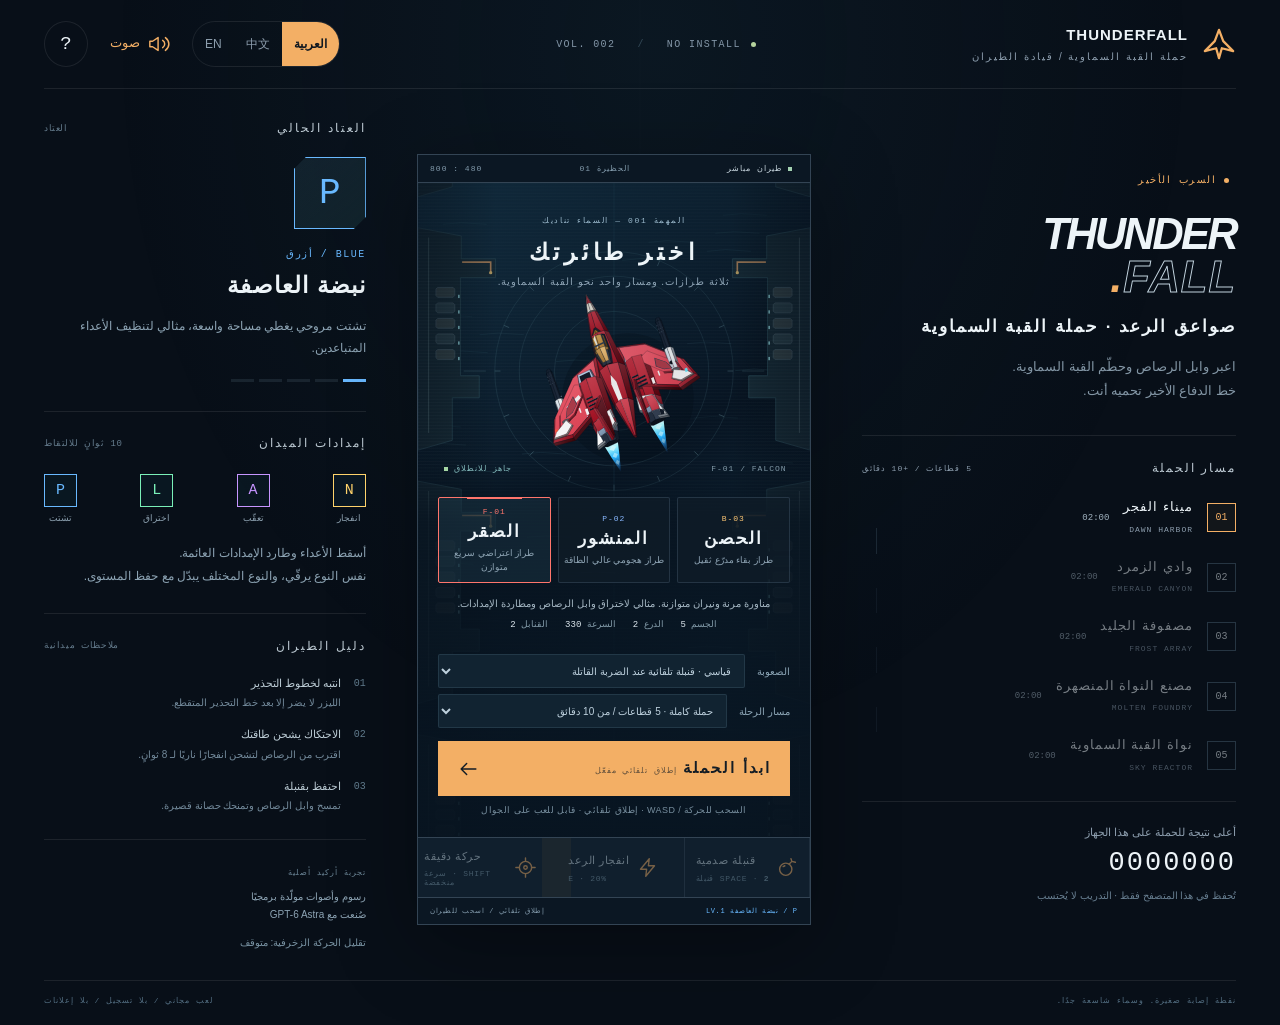
<file: works/thunderfall/index.html>
<!doctype html>
<html lang="ar" dir="rtl">
<head>
  <meta charset="utf-8">
  <meta name="viewport" content="width=device-width, initial-scale=1, viewport-fit=cover">
  <meta name="theme-color" content="#09131e">
  <meta name="description" id="meta-description" content="صواعق الرعد · حملة القبة السماوية: ثلاث طائرات وخمسة قطاعات ووابل رصاص منحنٍ وزعماء متعددو المراحل وأربعة أسلحة ملوّنة. حملة أركيد أصلية لعشر دقائق تدعم لمس الجوال.">
  <title>صواعق الرعد · حملة القبة السماوية — THUNDERFALL</title>
  <link rel="icon" type="image/svg+xml" href="./icon.svg">
  <link rel="stylesheet" href="./style.css">
</head>
<body>
  <svg class="svg-defs" xmlns="http://www.w3.org/2000/svg" aria-hidden="true"><defs>
    <symbol id="i-wing" viewBox="0 0 24 24"><path d="m12 2 3 8 7 7-8-2-2 7-2-7-8 2 7-7Z"/></symbol>
    <symbol id="i-bolt" viewBox="0 0 24 24"><path d="m14 2-10 12h7l-1 8 10-12h-7Z"/></symbol>
    <symbol id="i-bomb" viewBox="0 0 24 24"><circle cx="10" cy="14" r="7"/><path d="m14 8 3-3m-1-3 1 3 4 1M7 11l2-1"/></symbol>
    <symbol id="i-pause" viewBox="0 0 24 24"><path d="M8 5v14M16 5v14"/></symbol>
    <symbol id="i-sound" viewBox="0 0 24 24"><path d="m11 5-6 4H2v6h3l6 4ZM16 8c3 2 3 6 0 8m3-11c5 4 5 10 0 14"/></symbol>
    <symbol id="i-target" viewBox="0 0 24 24"><circle cx="12" cy="12" r="7"/><circle cx="12" cy="12" r="2"/><path d="M12 1v4m0 14v4M1 12h4m14 0h4"/></symbol>
    <symbol id="i-arrow" viewBox="0 0 24 24"><path d="M4 12h16m-6-6 6 6-6 6"/></symbol>
  </defs></svg>
  <div class="app-shell">
    <header class="masthead">
      <a class="brand" href="./" data-i18n-aria="brand.home" aria-label="الصفحة الرئيسية لصواعق الرعد"><svg><use href="#i-wing"/></svg><span>THUNDERFALL<small data-i18n="brand.sub">حملة القبة السماوية / قيادة الطيران</small></span></a>
      <div class="header-meta"><span class="status-dot"></span> NO INSTALL <span class="divider">/</span> VOL. 002</div>
      <div class="header-actions"><div class="lang-switch" role="group" aria-label="Language / 语言 / اللغة"><button data-lang="ar" aria-pressed="true">العربية</button><button data-lang="zh" aria-pressed="false">中文</button><button data-lang="en" aria-pressed="false">EN</button></div><button id="sound-button" class="icon-button" data-i18n-aria="sound.off.aria" aria-label="تشغيل الصوت" aria-pressed="false"><svg><use href="#i-sound"/></svg><span id="sound-label">صامت</span></button><button id="help-button" class="icon-button" data-i18n-aria="help.aria" aria-label="تعليمات التشغيل وأسلوب اللعب">?</button></div>
    </header>
    <main class="command-layout">
      <aside class="left-panel">
        <p class="eyebrow"><span class="orange-dot"></span> <span data-i18n="left.eyebrow">السرب الأخير</span></p>
        <h1>THUNDER<span>FALL<span class="title-dot">.</span></span></h1>
        <p class="chinese-title" data-i18n="left.title.cn">صواعق الرعد · حملة القبة السماوية</p>
        <p class="intro" data-i18n="left.intro">اعبر وابل الرصاص وحطّم القبة السماوية.<br>خط الدفاع الأخير تحميه أنت.</p>
        <section class="route-section" aria-label="مسار حملة القطاعات الخمسة">
          <div class="section-heading"><span data-i18n="route.title">مسار الحملة</span><small data-i18n="route.sub">5 قطاعات / +10 دقائق</small></div>
          <ol id="mission-route"></ol>
        </section>
        <div class="best-record"><span data-i18n="best.label">أعلى نتيجة للحملة على هذا الجهاز</span><strong id="best-score">000,000</strong><small data-i18n="best.note">تُحفظ في هذا المتصفح فقط · التدريب لا يُحتسب</small></div>
      </aside>
      <section class="arcade" aria-label="لعبة الطائرات">
        <div class="cabinet-top"><span><i></i> <span data-i18n="cabinet.live">طيران مباشر</span></span><span id="flight-state">الحظيرة 01</span><span>480 : 800</span></div>
        <div class="stage" id="stage">
          <canvas id="game-canvas" width="480" height="800" tabindex="0" data-i18n-aria="canvas.aria" aria-label="ساحة المعركة. اسحب الطائرة من أي موضع للتحرك، أو استخدم الأسهم و WASD؛ إطلاق النار تلقائي. المسافة للقنبلة، و E للانفجار، و P للإيقاف."></canvas>
          <div id="hud" class="hud" hidden>
            <div class="hud-top"><div><small><span data-i18n="hud.score">النتيجة</span> <span id="multiplier">×1</span></small><strong id="score">000000</strong></div><div class="hud-time"><small id="hud-stage">01 / 05</small><strong id="elapsed">00:00</strong></div><button id="pause-button" class="icon-button" data-i18n-aria="pause.aria" aria-label="إيقاف المعركة مؤقتًا"><svg><use href="#i-pause"/></svg></button></div>
            <div class="vitals"><span id="hull" data-i18n-aria="hull.aria" aria-label="متانة الجسم"></span><span id="shield" data-i18n-aria="shield.aria" aria-label="الدرع"></span></div>
            <div id="boss-hud" class="boss-hud" hidden><div><span id="boss-name"></span><span id="boss-phase"></span></div><div class="boss-track"><i id="boss-fill"></i></div></div>
          </div>
          <div id="hangar" class="hangar">
            <div class="hangar-heading"><p class="eyebrow" data-i18n="hangar.kicker">المهمة 001 — السماء تناديك</p><h2 data-i18n="hangar.title">اختر طائرتك</h2><p data-i18n="hangar.sub">ثلاثة طرازات. ومسار واحد نحو القبة السماوية.</p></div>
            <div class="ship-details"><span id="ship-code">F-01 / INTERCEPTOR</span><span><span data-i18n="hangar.ready">جاهز للانطلاق</span> <i></i></span></div>
            <div class="hangar-controls">
              <div class="ship-picker" id="ship-picker" aria-label="اختيار الطائرة"></div>
              <div class="ship-summary"><p id="ship-description"></p><div id="ship-stats"></div></div>
              <div class="run-options"><label><span data-i18n="difficulty.label">الصعوبة</span><select id="difficulty"><option value="normal" data-i18n="difficulty.normal">قياسي · قنبلة تلقائية عند الضربة القاتلة</option><option value="arcade" data-i18n="difficulty.arcade">أركيد · وابل أكثف وقنابل يدوية</option></select></label><label><span data-i18n="run.label">مسار الرحلة</span><select id="run-mode"><option value="campaign" data-i18n="run.campaign">حملة كاملة · 5 قطاعات / من 10 دقائق</option><option value="0" data-i18n="run.s0">تدريب · 01 ميناء الفجر</option><option value="1" data-i18n="run.s1">تدريب · 02 وادي الزمرد</option><option value="2" data-i18n="run.s2">تدريب · 03 مصفوفة الجليد</option><option value="3" data-i18n="run.s3">تدريب · 04 مصنع النواة</option><option value="4" data-i18n="run.s4">تدريب · 05 نواة القبة</option></select></label></div>
              <button id="start-button" class="primary-button"><span><span data-i18n="start">ابدأ الحملة</span> <small data-i18n="start.auto">إطلاق تلقائي مفعّل</small></span><svg><use href="#i-arrow"/></svg></button>
              <p class="start-hint" data-i18n="start.hint">السحب للحركة / WASD · إطلاق تلقائي · قابل للعب على الجوال</p>
            </div>
          </div>
          <div id="stage-announcement" class="stage-announcement" hidden><small id="announcement-kicker"></small><strong id="announcement-title"></strong><span id="announcement-detail"></span></div>
          <div id="overlay" class="game-overlay" role="dialog" aria-modal="true" aria-labelledby="overlay-title" aria-describedby="overlay-description" hidden>
            <div class="overlay-card"><p id="overlay-kicker" class="eyebrow"></p><h2 id="overlay-title"></h2><p id="overlay-description"></p><div id="overlay-content"></div><div id="overlay-actions"></div></div>
          </div>
          <div id="toast" class="toast" role="status" hidden></div>
          <div class="stage-progress" aria-hidden="true"><i id="stage-progress-fill"></i></div>
        </div>
        <div class="combat-controls">
          <button id="bomb-button" disabled><svg><use href="#i-bomb"/></svg><span><span data-i18n="bomb">قنبلة صدمية</span><small>SPACE · <b id="bomb-count">2</b> <span data-i18n="bomb.unit">قنبلة</span></small></span></button>
          <button id="overdrive-button" disabled class="overdrive-button"><i id="charge-fill"></i><svg><use href="#i-bolt"/></svg><span><span data-i18n="overdrive">انفجار الرعد</span><small id="charge-label">E · 20%</small></span></button>
          <button id="focus-button" disabled aria-pressed="false"><svg><use href="#i-target"/></svg><span><span data-i18n="focus">حركة دقيقة</span><small data-i18n="focus.sub">SHIFT · سرعة منخفضة</small></span></button>
        </div>
        <div class="cabinet-bottom"><span id="weapon-mini">P / نبضة العاصفة LV.1</span><span id="bottom-tip">إطلاق تلقائي / اسحب للطيران</span></div>
      </section>
      <aside class="right-panel">
        <section class="loadout-section"><div class="section-heading"><span data-i18n="loadout.title">العتاد الحالي</span><small data-i18n="loadout.sub">العتاد</small></div><div class="weapon-emblem" id="weapon-emblem">P</div><p class="eyebrow" id="weapon-tier">BLUE / أزرق</p><h2 id="weapon-name">نبضة العاصفة</h2><p id="weapon-description">تشتت مروحي يغطي مساحة واسعة، مثالي لتنظيف الأعداء المتباعدين.</p><div class="weapon-level" id="weapon-level"></div></section>
        <section class="supply-section"><div class="section-heading"><span data-i18n="supply.title">إمدادات الميدان</span><small data-i18n="supply.sub">10 ثوانٍ للالتقاط</small></div><div class="loot-key"><span style="--loot:#69b9ff">P<small data-i18n-loot="pulse">تشتت</small></span><span style="--loot:#7af0b8">L<small data-i18n-loot="laser">اختراق</small></span><span style="--loot:#c795ff">A<small data-i18n-loot="arc">تعقّب</small></span><span style="--loot:#ffd36b">N<small data-i18n-loot="nova">انفجار</small></span></div><p data-i18n="supply.note">أسقط الأعداء وطارد الإمدادات العائمة.<br>نفس النوع يرقّي، والنوع المختلف يبدّل مع حفظ المستوى.</p></section>
        <section class="tactics-section"><div class="section-heading"><span data-i18n="manual.title">دليل الطيران</span><small data-i18n="manual.sub">ملاحظات ميدانية</small></div><dl><div><dt>01</dt><dd><strong data-i18n="manual.1t">انتبه لخطوط التحذير</strong><span data-i18n="manual.1d">الليزر لا يضر إلا بعد خط التحذير المتقطع.</span></dd></div><div><dt>02</dt><dd><strong data-i18n="manual.2t">الاحتكاك يشحن طاقتك</strong><span data-i18n="manual.2d">اقترب من الرصاص لتشحن انفجارًا ناريًا لـ 8 ثوانٍ.</span></dd></div><div><dt>03</dt><dd><strong data-i18n="manual.3t">احتفظ بقنبلة</strong><span data-i18n="manual.3d">تمسح وابل الرصاص وتمنحك حصانة قصيرة.</span></dd></div></dl></section>
        <div class="project-note"><span data-i18n="project.note">تجربة أركيد أصلية</span><p data-i18n="project.sub">رسوم وأصوات مولّدة برمجيًا<br>صُنعت مع GPT-6 Astra</p><button id="reduced-button" class="text-button" aria-pressed="false">تقليل الحركة الزخرفية: متوقف</button></div>
      </aside>
    </main>
    <footer class="page-footer"><span data-i18n="footer.1">نقطة إصابة صغيرة. وسماء شاسعة جدًا.</span><span data-i18n="footer.2">لعب مجاني / بلا تسجيل / بلا إعلانات</span></footer>
  </div>
  <dialog id="help-dialog"><button class="dialog-close icon-button" data-i18n-aria="help.close" aria-label="إغلاق تعليمات اللعب">×</button><p class="eyebrow" data-i18n="help.kicker">دليل الطيران</p><h2 data-i18n="help.title">عشر دقائق تعبر خمسة قطاعات.</h2><p data-i18n="help.intro">كل قطاع 120 ثانية على الأقل، ويجب إسقاط زعيمه للتقدم؛ واختيار التعزيز بين القطاعات لا يُحتسب ضمن زمن القتال. ضعف النيران يطيل معارك الزعماء. التدريب قطاع واحد ولا يُحتسب في سجل الحملة.</p><dl class="manual-grid"><div><dt data-i18n="help.m1t">الجوال / الفأرة</dt><dd data-i18n="help.m1d">اضغط واسحب في أي موضع من ساحة المعركة. الطائرة تطلق تلقائيًا والحركة نسبية فلا تقفز نحو إصبعك. الأزرار الثلاثة السفلية متاحة دائمًا.</dd></div><div><dt data-i18n="help.m2t">لوحة المفاتيح</dt><dd data-i18n="help.m2d">التحرك بـ WASD / الأسهم؛ و Shift للبطء؛ والمسافة للقنبلة؛ و E للانفجار؛ و P / Esc للإيقاف.</dd></div><div><dt data-i18n="help.m3t">الدرع والبقاء</dt><dd data-i18n="help.m3d">النقطة المضيئة الوسطى هي نواة الإصابة. حصانة ~ثانيتين بعد الإصابة؛ وتجنّب الرصاص 13 ثانية يبدأ استعادة الدرع. بين القطاعات: إصلاح نقطتي جسم وملء الدرع وقنبلة +1.</dd></div><div><dt data-i18n="help.m4t">إمدادات الأسلحة</dt><dd data-i18n="help.m4d">أزرق مشتت، أخضر خارق، بنفسجي موجّه، ذهبي انفجاري. الإمداد يرتد 10 ثوانٍ؛ ونفس النوع يرقّي حتى Lv.5، والنوع المختلف يبدّل مع حفظ المستوى.</dd></div><div><dt data-i18n="help.m5t">احصد نقاطًا عالية</dt><dd data-i18n="help.m5d">القتل المتواصل يرفع التضاعف حتى ×5؛ والاحتكاك يزيد النقاط وشحن الانفجار. انفجار الرعد 8 ثوانٍ يمسح الرصاص عند التفعيل لكن الرصاص الجديد خطير.</dd></div><div><dt data-i18n="help.m6t">الإيقاف والمتابعة</dt><dd data-i18n="help.m6d">الانتقال للخلفية يوقف اللعب تلقائيًا. حتى 3 متابعات تُعيد القطاع الحالي مع خصم 35% من النقاط والاحتفاظ بالترقيات. أعلى نتيجة للحملة تُحفظ على جهازك.</dd></div></dl><button class="primary-button dialog-close"><span data-i18n="help.ok">فهمت، جاهز للانطلاق</span><svg><use href="#i-arrow"/></svg></button></dialog>
  <noscript>هذه اللعبة تحتاج JavaScript. فعّلها ثم أعد التحميل.</noscript>
  <script type="module" src="./app.js"></script>
</body>
</html>
</file>
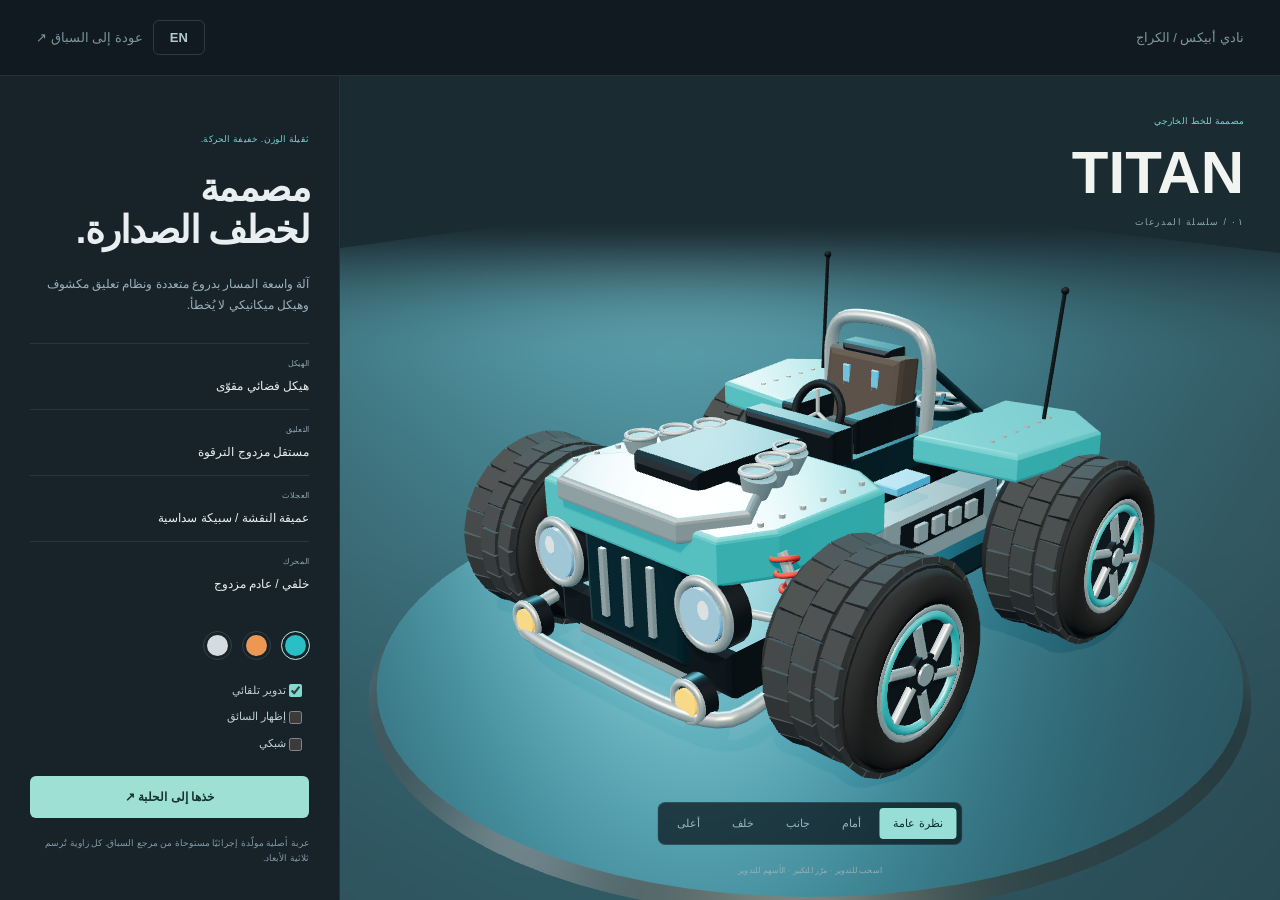
<file: works/apex-club/garage.html>
<!doctype html><html lang="ar" dir="rtl"><head><meta charset="utf-8"><meta name="viewport" content="width=device-width,initial-scale=1"><title>تيتان — كراج نادي أبيكس</title><link rel="stylesheet" href="./garage.css"><script>try{var l=localStorage.getItem('apex-lang')||'ar';document.documentElement.lang=l;document.documentElement.dir=l==='ar'?'rtl':'ltr';}catch(e){document.documentElement.lang='ar';document.documentElement.dir='rtl';}</script></head><body>
<header><a href="./index.html"><span data-i18n="garageBrand">نادي أبيكس / الكراج</span></a><span class="garage-tools"><button id="langToggle" type="button">EN</button><a href="./index.html" data-i18n="garageBack">عودة إلى السباق ↗</a></span></header>
<main><section class="vehicle"><div class="intro"><span data-i18n="garageIntro">مصممة للخط الخارجي</span><h1>TITAN<span data-i18n="garageH1sub">٠١ / سلسلة المدرعات</span></h1></div><canvas id="view" tabindex="0" aria-label="TITAN 3D vehicle. Drag to rotate, scroll to zoom, arrow keys to rotate."></canvas><div class="view-controls" aria-label="Camera views"><button data-view="hero" class="active" data-i18n="viewOverview">نظرة عامة</button><button data-view="front" data-i18n="viewFront">أمام</button><button data-view="side" data-i18n="viewSide">جانب</button><button data-view="rear" data-i18n="viewRear">خلف</button><button data-view="top" data-i18n="viewTop">أعلى</button></div><p class="hint" data-i18n="garageHint">اسحب للتدوير · مرّر للتكبير · الأسهم للتدوير</p></section>
<aside><span class="eyebrow" data-i18n="garageEyebrow">ثقيلة الوزن. خفيفة الحركة.</span><h2><span data-i18n="garageH2a">مصممة</span><br><span data-i18n="garageH2b">لخطف الصدارة.</span></h2><p data-i18n="garageDesc">آلة واسعة المسار بدروع متعددة ونظام تعليق مكشوف وهيكل ميكانيكي لا يُخطأ.</p><div class="spec"><span data-i18n="specChassis">الهيكل</span><strong data-i18n="specChassisV">هيكل فضائي مقوّى</strong></div><div class="spec"><span data-i18n="specSusp">التعليق</span><strong data-i18n="specSuspV">مستقل مزدوج الترقوة</strong></div><div class="spec"><span data-i18n="specWheels">العجلات</span><strong data-i18n="specWheelsV">عميقة النقشة / سبيكة سداسية</strong></div><div class="spec"><span data-i18n="specPower">المحرك</span><strong data-i18n="specPowerV">خلفي / عادم مزدوج</strong></div><div class="swatches" aria-label="Body finish"><button data-color="29bfc5" class="active" aria-label="Glacier teal" style="--color:#29bfc5"></button><button data-color="ec9854" aria-label="Desert copper" style="--color:#ec9854"></button><button data-color="d5dce0" aria-label="Arctic silver" style="--color:#d5dce0"></button></div><div class="options"><label><input id="rotate" type="checkbox" checked> <span data-i18n="optRotate">تدوير تلقائي</span></label><label><input id="driver" type="checkbox"> <span data-i18n="optDriver">إظهار السائق</span></label><label><input id="wireframe" type="checkbox"> <span data-i18n="optWire">شبكي</span></label></div><a class="primary" href="./index.html" data-i18n="garageCta">خذها إلى الحلبة ↗</a><small data-i18n="garageNote">عربة أصلية مولّدة إجرائيًا مستوحاة من مرجع السباق. كل زاوية تُرسم ثلاثية الأبعاد.</small></aside></main><div id="error" hidden data-i18n="garageError">تعذّر تحميل الكراج ثلاثي الأبعاد. استخدم متصفحًا يدعم WebGL 2.</div>
<script type="importmap">{"imports":{"three":"./vendor/three/build/three.module.min.js"}}</script><script type="module" src="./garage.js"></script></body></html>
</file>
<file: works/apex-club/style.css>
:root{color-scheme:dark;--mint:#bcecd9;--muted:#97b0be;--line:#cbe4e326;--orange:#ffd38b;--blue:#65c4ff;--red:#ff8997}*{box-sizing:border-box}html,body{margin:0;height:100%;overflow:hidden;background:#8bbace;color:#edf5f5;font-family:Inter,"Helvetica Neue","PingFang SC",Arial,sans-serif}canvas{display:block}canvas:focus{outline:none}button,a{-webkit-tap-highlight-color:transparent}button{font:inherit;cursor:pointer;color:inherit}button:focus-visible,a:focus-visible{outline:2px solid #fff;outline-offset:4px}[hidden]{display:none!important}#hud{position:fixed;inset:0;pointer-events:none;font-variant-numeric:tabular-nums}.masthead{position:absolute;top:0;left:36px;right:36px;height:76px;display:flex;align-items:center;justify-content:space-between;border-bottom:1px solid var(--line);z-index:2}.brand{font-weight:900;font-size:22px;letter-spacing:-.035em;display:flex;align-items:center;gap:6px;text-decoration:none;color:inherit}.brand i{font-style:normal;font-size:28px;background:var(--orange);color:#172932;border-radius:7px;width:34px;height:34px;text-align:center;margin-right:7px}.brand span{font-weight:400}.brand em{font-style:normal;font-size:8px;letter-spacing:.13em;font-weight:500;margin-left:16px;color:#bdd2db}.session{font-size:9px;letter-spacing:.16em;display:flex;gap:12px;align-items:center}.session b{width:5px;height:5px;background:var(--mint);border-radius:50%}.session span{opacity:.4}#vignette{position:absolute;inset:0;background:linear-gradient(#11263470,transparent 28%,transparent 68%,#142b4266);pointer-events:none}#flash{position:absolute;inset:0;background:white;opacity:0;transition:opacity .12s}#lobby{position:absolute;inset:0;background:linear-gradient(90deg,#0c202fea 0%,#0e2437bd 35%,#0e243740 62%,#0a1d2d9e 100%);pointer-events:auto;overflow-y:auto}.lobby-copy{position:absolute;left:6%;top:22%;max-width:530px}.eyebrow{font-size:9px;letter-spacing:.2em;color:var(--orange);font-weight:700}.lobby-copy h1{font-size:clamp(40px,5.4vw,76px);font-weight:800;letter-spacing:-.06em;line-height:1.16;margin:20px 0 24px}.lobby-copy h1 span{color:var(--orange)}.lobby-copy p{font-size:12px;color:#bdced7;line-height:2}.course-tag{display:flex;gap:18px;align-items:center;margin-top:42px;border-top:1px solid var(--line);padding-top:22px;max-width:335px}.course-tag>span{font-size:36px;font-weight:300;color:var(--orange)}.course-tag strong{font-size:17px;letter-spacing:.08em}.course-tag small{display:block;font-size:8px;letter-spacing:.12em;color:#95b4c4;margin-top:8px}.course-tag>b{margin-left:auto;font-size:25px;color:var(--orange)}.lobby-note{font-size:10px;margin-top:24px;color:#9eb3bf}.race-setup{position:absolute;right:5%;top:110px;bottom:64px;width:360px;max-height:650px;overflow-y:auto;padding:25px;background:linear-gradient(145deg,#213a4beb,#102636f5);border:1px solid #d0e9e833;border-radius:14px;box-shadow:0 24px 80px #09203040;backdrop-filter:blur(14px)}.setup-heading{display:flex;justify-content:space-between;align-items:center;margin-bottom:22px}.setup-heading>span{font-size:9px;letter-spacing:.17em;color:var(--muted)}.setup-heading>b{font-size:14px;font-weight:500}.step-label{font-size:9px;letter-spacing:.1em;color:var(--orange);display:flex;align-items:center;gap:8px;margin:18px 0 10px}.step-label span{font-size:10px;color:#bbced9;letter-spacing:.05em}.mode-options,.team-options,.kart-options{display:flex;gap:8px}.mode-options button{flex:1;text-align:left;border:1px solid var(--line);border-radius:8px;padding:13px;background:#0b213a50}.mode-options i{display:block;font-style:normal;font-size:21px;margin-bottom:8px;color:#c1d8e4}.mode-options strong{display:block;font-size:13px}.mode-options small{display:block;font-size:8px;margin-top:7px;color:#9db4c4}.mode-options .active{border-color:var(--orange);background:#ffc77912}.mode-options .active i{color:var(--orange)}.team-options button{display:flex;align-items:center;flex-wrap:wrap;gap:5px;flex:1;background:#10233350;border:1px solid var(--line);border-radius:6px;padding:10px 8px;font-size:10px}.team-options small{font-size:8px;color:var(--muted);display:block;margin-left:13px}.team-options .active{border-color:#9bbfd5;background:#9bc8ff15}.team-dot{display:inline-block;flex-shrink:0;width:7px;height:7px;border-radius:50%;margin-right:5px}.team-dot.blue{background:var(--blue)}.team-dot.red{background:var(--red)}.kart-options button{flex:1;border:1px solid var(--line);border-radius:7px;background:transparent;text-align:left;padding:11px 9px}.kart-options span{display:block;font-size:8px;color:var(--muted);margin-bottom:9px}.kart-options strong{display:block;font-size:12px;letter-spacing:.05em}.kart-options small{display:block;font-size:8px;color:var(--muted);margin-top:5px}.kart-options .active{border-color:var(--orange);background:#ffc77912}.drift-tip{display:flex;align-items:center;gap:12px;font-size:9px;margin:20px 0;color:#a8c0d0;line-height:1.8}.drift-tip b{font-size:10px;color:var(--orange);white-space:nowrap}.primary{width:100%;display:flex;align-items:center;justify-content:space-between;background:var(--orange);color:#1b2d38;border:0;border-radius:7px;padding:15px 17px;font-size:13px;font-weight:700}.primary:hover{background:#ffe6b5}.keyboard-note{display:block;font-size:8px;text-align:center;margin-top:12px;color:var(--muted)}kbd{font:inherit;border:1px solid #c3dfe433;border-radius:3px;padding:2px 5px;white-space:nowrap}.lobby-footer{position:absolute;bottom:25px;left:6%;right:5%;display:flex;justify-content:space-between;font-size:8px;letter-spacing:.15em;color:#bacdd3}.race-ui{display:none}.in-race .race-ui{display:block}.in-race .masthead{height:62px}.top{position:absolute;top:87px;left:30px;background:linear-gradient(90deg,#102639d9,#1026396b);border:1px solid var(--line);border-radius:10px;padding:18px;width:267px;backdrop-filter:blur(8px)}.track-title{font-size:21px;margin-top:8px;font-weight:600}.track-title span{color:var(--orange);float:right}.label{font-size:8px;color:#bacad5;letter-spacing:.1em}.race-stats{display:flex;justify-content:space-between;margin-top:18px}.value{font-size:15px;margin-top:6px}.progress-track{height:3px;background:#ffffff1a;margin:15px 0}#courseProgress{height:100%;background:var(--orange)}.leader-row{display:flex;align-items:center;gap:7px;font-size:9px;padding:6px;border-radius:4px;color:#c4d6e0}.leader-row b{width:14px;color:#91aab8;font-weight:400}.leader-row strong{margin-left:auto;font-weight:400;font-size:8px}.leader-row.you{background:#ffd38b20;color:#ffdfa8}.position{position:absolute;right:30px;top:90px;text-align:right;text-shadow:0 2px 18px #15304e66}#rank{font-size:75px;letter-spacing:-.07em;font-weight:800;color:#fff2ca;line-height:1.1}#rank span{font-size:20px;color:#fff;letter-spacing:0}#teamScore{position:absolute;top:83px;left:50%;transform:translateX(-50%);display:flex;align-items:center;gap:22px;padding:11px 22px;border:1px solid var(--line);border-radius:8px;background:#16324bed;box-shadow:0 8px 25px #16324b30;font-size:10px;white-space:nowrap}#teamScore b{font-size:24px;margin:0 7px}#teamScore small{font-size:8px;color:#b3c7d1}.blue{color:var(--blue)}.red{color:var(--red)}#centerMsg{position:absolute;top:27%;left:50%;transform:translateX(-50%);padding:12px 20px;background:#122a3ced;border-radius:6px;font-size:13px;opacity:0;transition:opacity .15s;white-space:nowrap}#countdown{position:absolute;left:50%;top:40%;transform:translate(-50%,-50%);font-size:130px;font-weight:900;font-style:italic;color:#fff0c7;text-shadow:0 6px 0 #1e4356,0 12px 35px #11243688}.telemetry{position:absolute;left:30px;bottom:72px;width:219px;padding:17px;background:#142c40dc;border:1px solid var(--line);border-radius:10px;backdrop-filter:blur(10px)}.speed-label{display:flex;justify-content:space-between;font-size:8px;letter-spacing:.16em;color:#b5c6d2}#speed{font-size:57px;letter-spacing:-.055em;font-weight:700;line-height:1.2}#speed small{display:none}.speed-ticks{height:5px;background:repeating-linear-gradient(90deg,#aac4ce80 0 1px,transparent 1px 8px);margin:5px 0 16px}.barrow{margin-top:12px}.barname{display:flex;justify-content:space-between;font-size:8px;color:#bbccd5;margin-bottom:6px}.barname b{font-weight:400;color:#fff}.bar{height:4px;border-radius:4px;background:#ffffff16;overflow:hidden}.fill{height:100%;transform-origin:left}#boostFill{background:#ffd38b}#shieldFill{background:#9caef0}#weaponFill{background:#79dcd3}.navigation{position:absolute;right:30px;bottom:72px;width:176px;border:1px solid var(--line);border-radius:10px;padding:14px;background:#152e40cb;backdrop-filter:blur(10px)}.navigation svg{display:block;width:148px;height:124px}.craft-heading{display:flex;justify-content:space-between;border-top:1px solid var(--line);padding-top:12px}.craft-heading strong{font-size:11px;color:var(--orange)}#controlsToggle{position:absolute;right:30px;top:204px;pointer-events:auto;border:1px solid var(--line);padding:9px 13px;border-radius:5px;background:#142b3fcb;color:#dbe9ed;font-size:9px}#help{position:absolute;bottom:0;left:30px;right:30px;height:48px;display:flex;align-items:center;justify-content:center;gap:20px;border-top:1px solid var(--line);font-size:8px;color:#e6f0f4;text-shadow:0 1px 5px #17324c}#help span{display:flex;gap:6px;align-items:center}#driftMeter{position:absolute;bottom:106px;left:50%;transform:translateX(-50%);width:260px;padding:14px 18px;border-radius:8px;background:#142c40d9;border:1px solid var(--line);font-size:10px;color:#d8e7ec}#driftMeter>div:first-child{display:flex;justify-content:space-between;font-size:9px}#driftMeter b{font-weight:500}.drift-track{position:relative;height:7px;background:#ffffff20;border-radius:7px;margin:10px 0;overflow:hidden}.drift-track i{display:block;height:100%;width:0;background:#69cfff;border-radius:7px}.drift-track b{position:absolute;left:78%;top:0;bottom:0;width:2px;background:#fff8}#driftMeter small{font-size:8px;color:#adbfcc}.drifting #driftMeter{border-color:#6ccfff}.charged #driftFill{background:var(--orange)}.boost-status{position:absolute;bottom:230px;left:50%;transform:translateX(-50%);font-weight:900;font-style:italic;font-size:24px;letter-spacing:.2em;color:#fff0c7;opacity:0;text-shadow:0 2px 12px #164369}.boosting .boost-status{opacity:1}.overlay{position:absolute;inset:0;z-index:6;display:flex;align-items:center;justify-content:center;background:#081b2dbc;backdrop-filter:blur(10px);pointer-events:auto;padding:20px;overflow:auto}.controls-card,.results-card{width:490px;max-width:100%;padding:32px;background:linear-gradient(140deg,#263f50,#102536);border:1px solid #d5e5dd33;border-radius:15px;box-shadow:0 25px 80px #0005}.controls-card h1,.results-card h1{font-size:28px;letter-spacing:-.025em;margin:13px 0}.controls-card p,.results-card p{font-size:11px;color:#a8c0ce;line-height:1.9}.control-grid{display:grid;gap:14px;font-size:11px;margin:22px 0}.control-grid kbd{display:inline-block;min-width:124px;padding:5px 8px;margin-right:10px}.controls-card .rule-note{font-size:10px;margin-bottom:25px}.secondary{display:block;width:100%;background:transparent;border:1px solid var(--line);border-radius:7px;padding:12px;font-size:11px;color:#c1d3de;margin-top:10px}.secondary:hover{background:#ffffff0a}.results-card table{width:100%;border-collapse:collapse;font-size:11px;margin:22px 0}.results-card th{font-size:9px;color:var(--muted);font-weight:400;text-align:left;padding:9px}.results-card td{padding:11px 9px;border-top:1px solid var(--line)}.results-card .you{background:#ffd38b1a;color:var(--orange)}
@media(max-width:1050px){.brand em{display:none}.lobby-copy{left:4%;max-width:360px}.race-setup{right:3%;width:330px;padding:21px}.lobby-copy h1{font-size:49px}.top{width:224px;left:20px;padding:14px}.race-stats{gap:8px}.value{font-size:13px}.telemetry{left:20px;width:190px}.navigation{right:20px;width:156px}.navigation svg{width:128px}#teamScore{gap:10px;padding:9px 13px}#driftMeter{width:228px}.position{right:20px}#controlsToggle{right:20px}}
@media(max-width:760px){.masthead{left:20px;right:20px}.session{font-size:7px}.brand{font-size:19px}.lobby-copy{top:112px;left:24px;position:relative;max-width:calc(100% - 48px)}.lobby-copy h1{font-size:43px;line-height:1.05;margin:15px 0}.lobby-copy h1 br{display:none}.lobby-copy p{font-size:10px;margin:10px 0}.course-tag,.lobby-note{display:none}.race-setup{position:relative;top:130px;right:auto;left:24px;width:calc(100% - 48px);max-height:none;bottom:auto;margin-bottom:170px;padding:20px}.lobby-footer{display:none}.top{top:80px;width:190px;padding:12px}.track-title{font-size:17px}.race-stats{margin-top:12px}.label{font-size:7px}#leaderboard{display:none}#teamScore{top:245px;left:20px;transform:none;font-size:8px;gap:6px}#teamScore b{font-size:17px}.telemetry{bottom:65px;width:170px;padding:12px}#speed{font-size:45px}.navigation{bottom:65px;width:138px;padding:10px}.navigation svg{width:116px;height:104px}#driftMeter{bottom:325px;width:225px;padding:10px 13px}#help{font-size:0;gap:10px;left:15px;right:15px}#help kbd{font-size:7px}.position{top:84px}#rank{font-size:58px}#controlsToggle{top:165px}#centerMsg{top:35%;font-size:10px;max-width:95%}.boost-status{bottom:420px;font-size:20px}}
@media(max-height:670px) and (min-width:761px){.race-setup{top:88px;bottom:20px;padding:18px}.setup-heading{margin-bottom:10px}.step-label{margin:12px 0 8px}.mode-options button{padding:9px}.mode-options i{display:none}.drift-tip{margin:12px 0}.lobby-copy{top:22%}.lobby-copy h1{font-size:52px}.lobby-copy p{font-size:10px}.course-tag{margin-top:20px}#leaderboard .leader-row{padding:3px}.telemetry{bottom:58px;padding:12px;width:190px}#speed{font-size:44px}.barrow{margin-top:8px}.navigation{bottom:58px}#driftMeter{bottom:75px}.top{top:76px}.overlay{align-items:flex-start}.controls-card,.results-card{margin:auto;padding:22px}.results-card td{padding:7px}}
@media(max-width:360px){.telemetry{left:12px;width:48%}.navigation{right:12px;width:40%}.navigation svg{width:100%}.barname{font-size:7px}.session{display:none}.lobby-copy h1{font-size:35px}}
.rival-tag{position:absolute;transform:translate(-50%,-100%);padding:5px 9px;border-radius:5px;background:#13374dd9;border-bottom:2px solid var(--blue);font-size:9px;color:#fff;white-space:nowrap;box-shadow:0 4px 12px #16364b40}.rival-tag[data-team=red]{border-color:var(--red);background:#5c3441df}.team-dot.solo{background:var(--orange)}
.auto-throttle{display:flex;align-items:center;gap:6px;font-size:10px;margin-top:16px;color:#d1e0e8;cursor:pointer}.auto-throttle input{accent-color:#ffd38b;margin:0}.auto-throttle span{margin-left:auto;font-size:8px;color:var(--muted)}
.rival-tag[data-team=solo]{border-color:var(--orange);background:#324a55df}
@media(max-width:760px){.lobby-copy h1 br{display:block}.lobby-copy h1{font-size:40px}}
.kart-options{display:grid;grid-template-columns:repeat(3,minmax(0,1fr));gap:7px}.kart-options button{min-width:0;padding:9px}.kart-options button>span{display:flex;justify-content:space-between;align-items:center;margin-bottom:7px}.kart-swatch{display:block;width:17px;height:6px;border-radius:4px;background:var(--kart-color)}.kart-options button.active{box-shadow:inset 0 2px 0 var(--kart-color)}.kart-options button:hover{background:#ffffff0b}.kart-detail{margin-top:12px;padding:12px;background:#061b2b40;border:1px solid var(--line);border-radius:7px}.kart-detail h2{font-size:12px;margin:0 0 7px;color:var(--orange);letter-spacing:.04em}.kart-detail p{min-height:30px;font-size:9px;line-height:1.7;margin:0 0 9px;color:#c3d5df}.kart-stat{display:flex;align-items:center;gap:9px;font-size:8px;margin:7px 0}.kart-stat>span{width:24px;color:#9cb7c8}.kart-stat>i{flex:1;height:4px;background:#ffffff13;border-radius:3px;overflow:hidden}.kart-stat b{display:block;height:100%;background:var(--orange);border-radius:3px;transition:width .2s}.kart-stat strong{width:61px;text-align:right;font-weight:400;color:#d6e8ee}.kart-detail>small{display:block;font-size:7px;line-height:1.6;color:var(--muted);margin-top:10px}.race-setup{scrollbar-width:thin;scrollbar-color:#627c88 transparent}.race-setup .primary{position:sticky;bottom:0;box-shadow:0 8px 22px #142a38}
/* English copy needs more room than the original compact labels. */
.kart-stat>span{width:48px;flex-shrink:0}.kart-detail p{min-height:44px}.drift-tip>span{min-width:0}.mode-options strong{font-size:12px}.mode-options small{line-height:1.5}.control-grid span{display:flex;align-items:center;line-height:1.5}.control-grid kbd{flex-shrink:0;min-width:132px}#driftMeter>div:first-child{gap:8px;line-height:1.5}#driftLabel{min-width:0}#driftPercent{flex-shrink:0}#driftHint{display:block;line-height:1.5}.lobby-copy h1{letter-spacing:-.055em}.kart-options small{line-height:1.4}
@media(max-width:760px){.lobby-copy h1{font-size:clamp(30px,8vw,40px)}.control-grid{font-size:10px}.control-grid kbd{min-width:116px;margin-right:8px}.auto-throttle{flex-wrap:wrap}.auto-throttle span{margin-left:0}}
.driver-studio{width:340px;max-width:100%;margin-top:22px;border:1px solid #bddbd62e;border-radius:12px;background:linear-gradient(130deg,#173547cf,#102635c9);overflow:hidden;box-shadow:0 15px 40px #03192430}.driver-heading{display:flex;align-items:center;justify-content:space-between;padding:12px 15px;border-bottom:1px solid var(--line)}.driver-heading>span{font-size:8px;letter-spacing:.14em;color:var(--muted)}.driver-heading>b{font-size:11px;letter-spacing:.08em;color:var(--orange)}.driver-heading small{font-size:7px;color:#a5c2cd;font-weight:400}.driver-stage{position:relative;height:230px;background:radial-gradient(ellipse at 50% 55%,#437e8755,transparent 70%)}.driver-stage canvas{width:100%;height:100%;cursor:grab;touch-action:pan-y}.driver-stage canvas:active{cursor:grabbing}.driver-stage canvas:focus-visible{outline:2px solid var(--orange);outline-offset:-2px}.driver-stage>span{position:absolute;left:12px;top:11px;font-size:7px;letter-spacing:.1em;color:#a8e7db;pointer-events:none}.driver-stage>small{position:absolute;right:12px;bottom:9px;font-size:7px;color:#a4bfca;pointer-events:none}.driver-actions{display:flex;gap:6px;padding:10px;border-top:1px solid var(--line)}.driver-actions button{flex:1;border:1px solid var(--line);border-radius:5px;background:#122739;font-size:10px;padding:8px 5px;color:#bad1dd}.driver-actions button.active{border-color:var(--orange);color:var(--orange);background:#ffc87914}.driver-actions button:hover{background:#ffffff10}.lobby-copy{top:15%}.lobby-copy h1{font-size:clamp(38px,4.6vw,62px);margin:15px 0}.lobby-copy .lobby-note{margin-top:12px;font-size:8px}
@media(min-width:761px) and (max-height:760px){.lobby-copy{top:100px}.lobby-copy h1{font-size:38px;line-height:1.05;margin:10px 0}.lobby-copy p{font-size:10px;line-height:1.6;margin:8px 0}.driver-studio{margin-top:12px;width:310px}.driver-stage{height:170px}.driver-heading{padding:9px 12px}.driver-actions{padding:7px}.lobby-copy .lobby-note{font-size:7px}}
@media(max-width:760px){.lobby-copy{top:105px}.lobby-copy h1{font-size:clamp(30px,8vw,40px)}.driver-studio{width:100%;margin-top:18px}.driver-stage{height:250px}.race-setup{top:126px}.lobby-copy .lobby-note{display:block}}
@media(max-height:560px) and (min-width:761px){#lobby{display:flex;gap:30px;padding:95px 4% 45px;align-items:flex-start}.lobby-copy{position:static;flex:1;min-width:0}.race-setup{position:static;flex:0 0 330px;max-height:none;overflow:visible}.lobby-footer{display:none}}
/* Driver showroom: opaque backdrop, restrained trim and a larger silhouette. */
.driver-studio{background:#151e28;border-color:#83929a38;box-shadow:0 16px 45px #05101c50}.driver-heading{background:#202b35;border-bottom-color:#9cafb81c;padding:13px 16px}.driver-heading>b{color:#f3dfbd}.driver-stage{height:270px;background:radial-gradient(ellipse at 50% 44%,#495b69 0%,#263543 43%,#151e28 78%)}.driver-stage::before{content:'07';position:absolute;right:12px;top:35px;font-size:140px;line-height:1;font-weight:900;letter-spacing:-.08em;color:#e4eff307;pointer-events:none}.driver-stage canvas{position:relative;z-index:1}.driver-stage>span{z-index:2;color:#c3cfd5;font-size:7px;letter-spacing:.15em}.driver-stage>small{z-index:2;color:#8d9faa}.driver-actions{background:#19242e;padding:10px;border-top-color:#a9bac61c}.driver-actions button{background:transparent;border-color:#9db0ba25;color:#aebfc9;transition:background .2s}.driver-actions button.active{background:#edab7820;border-color:#eab68180;color:#ffe3c0}.driver-stage canvas:focus-visible{outline:1px solid #c3d1d660;outline-offset:-4px}
@media(min-width:761px) and (max-height:760px){.driver-stage{height:190px}}
@media(max-width:760px){.driver-stage{height:300px}}
/* Race presentation: reserve the centre for the road and the entire kart. */
.in-race .masthead{height:48px;left:24px;right:24px}.in-race .brand{font-size:17px}.in-race .brand i{width:26px;height:26px;font-size:22px}.in-race .brand em{display:none}
.in-race #vignette{background:linear-gradient(#07172455,transparent 20%,transparent 80%,#07172440)}
.top{top:68px;left:24px;width:216px;padding:14px 16px;background:#102535db;backdrop-filter:none}.track-title{font-size:18px}.race-stats{margin-top:14px}.progress-track{margin:12px 0}.leader-row{padding:4px;font-size:10px}.leader-row strong{font-size:8px}.value{font-size:14px}
#teamScore{top:64px;padding:8px 17px;background:#102535e8;gap:12px}#teamScore b{font-size:22px}.position{top:65px;right:25px}#rank{font-size:62px}#controlsToggle{top:150px;right:25px}
.telemetry{bottom:58px;left:24px;width:190px;padding:14px;background:#102535e6;backdrop-filter:none}#speed{font-size:54px;line-height:1.1}.speed-ticks{opacity:.35}.barrow{margin-top:10px}.barname{font-size:8px}.bar{height:4px}.navigation{right:24px;bottom:58px;width:157px;padding:12px;background:#102535dc;backdrop-filter:none}.navigation svg{width:130px;height:102px}
#driftMeter{bottom:48px;width:310px;padding:12px 16px;background:#102535e8;border:1px solid #d3e4ed38;border-radius:9px;box-shadow:0 7px 30px #05101f25}#driftMeter>div:first-child{font-size:11px;font-weight:700;letter-spacing:.05em}#driftHint{font-size:9px;color:#c5d4de;margin-top:6px}.drift-track{height:6px;border-radius:5px;margin:9px 0 0;overflow:hidden}.drifting #driftMeter{border-color:#51d4ed}.charged #driftMeter{border-color:#ffc56c}.drifting #driftLabel{color:#6ee8ff}.charged #driftLabel{color:#ffcf84}
#centerMsg{top:23%;font-size:14px;letter-spacing:.08em;background:#102535ed}.boost-status{bottom:155px;left:50%;width:180px;transform:translateX(-50%);text-align:center;font-style:normal;letter-spacing:.12em;text-shadow:0 2px 12px #071a30}.boost-status strong{font-size:22px;display:block;color:#d6f8ff}.boost-status>span{font-size:8px;display:block;margin:5px 0 8px;color:#d5effc}.boost-status>i{display:block;height:3px;background:#ffffff25;border-radius:4px}.boost-status b{display:block;height:100%;background:#7deaff;transform-origin:left;box-shadow:0 0 14px #27caff}
.rival-tag{font-size:8px;padding:4px 7px;box-shadow:none}#help{bottom:14px;font-size:8px;opacity:.75}
.race-settings{margin:15px 0;border-block:1px solid var(--line);padding:12px 0;font-size:11px}.race-settings summary{cursor:pointer;color:#d5e3ec}.race-settings label{display:flex;gap:8px;align-items:center;margin-top:13px}.race-settings input{accent-color:var(--orange)}.race-settings select{margin-left:auto;background:#142e40;border:1px solid var(--line);border-radius:5px;color:white;padding:6px}.race-settings small{display:block;color:var(--muted);font-size:9px;line-height:1.6;margin-top:12px}
#loadingScreen,#runtimeError{position:fixed;inset:0;z-index:50;background:#102331;display:flex;flex-direction:column;align-items:center;justify-content:center;gap:15px;padding:32px;text-align:center}#loadingScreen strong{font-size:32px;letter-spacing:.08em;color:#ffd38b}#loadingScreen span{font-size:13px;color:#a7c0d0}#runtimeError strong{font-size:24px}#runtimeError p{max-width:420px;line-height:1.6;color:#b8cbd7}#runtimeError button{background:#ffd38b;color:#132735;border:0;border-radius:8px;padding:14px 25px}
@media(max-width:760px){.top{width:168px;left:15px;top:62px;padding:12px}.track-title{font-size:16px}.value{font-size:12px}.race-stats{gap:7px}#teamScore{top:210px;left:15px;transform:none;padding:7px 10px;gap:8px}#teamScore b{font-size:17px}.position{top:64px;right:15px}#controlsToggle{right:15px;top:148px}.telemetry{left:15px;width:150px;bottom:46px;padding:11px}#speed{font-size:40px}.navigation{right:15px;bottom:46px;width:124px;padding:10px}.navigation svg{width:103px;height:85px}#driftMeter{bottom:235px;width:270px}.boost-status{bottom:337px}.in-race .session{display:none}#centerMsg{top:32%;max-width:90%}}
@media(max-height:650px) and (min-width:761px){#leaderboard{display:none}.top{top:60px}.telemetry{bottom:40px}#driftMeter{bottom:35px}.navigation{bottom:40px}.boost-status{bottom:135px}}
@media(prefers-reduced-motion:reduce){*{scroll-behavior:auto!important}.boost-status{animation:none!important}}

.garage-link{display:inline-block;margin-top:16px;padding:10px 16px;border:1px solid #65d7da66;border-radius:7px;color:#a2eeec;text-decoration:none;font-size:11px;background:#123140}
/* Thumb zones leave the road and kart unobstructed. */
.mobile-settings{padding:14px 0;border-top:1px solid var(--line);font-size:11px}.mobile-settings p{font-size:11px;line-height:1.5;color:var(--muted)}.mobile-settings button{min-height:44px;border:1px solid #8dc4d45c;background:#173b49;border-radius:8px;padding:9px 12px;margin:3px}.mobile-settings strong{letter-spacing:.12em;font-size:10px}#touchControls,#rotateHint{display:none}
@media(pointer:coarse),(max-width:950px){
 .in-race #touchControls{display:block;position:fixed;inset:0;pointer-events:none;z-index:6;--control-scale:1}
 #touchControls button{position:relative;pointer-events:auto;touch-action:none;user-select:none;-webkit-user-select:none;border:1px solid #d4edff70;background:linear-gradient(150deg,#263e54bd,#0b2032ce);color:#e7f7ff;box-shadow:inset 0 1px 1px #fff4,inset 0 -4px 10px #00101d66,0 5px 16px #05172535;text-shadow:0 1px 3px #001320;transition:background .1s,box-shadow .1s,transform .1s;display:flex;align-items:center;justify-content:center;flex-direction:column;padding:0}
 #touchControls button.held{background:linear-gradient(145deg,#8de5f3dd,#2d85afe8);box-shadow:inset 0 0 16px #ccfaff55,0 0 24px #5adaff55;transform:scale(.94)}
 #touchControls svg{width:38px;height:38px;pointer-events:none}#touchControls button>*{pointer-events:none}
 .touch-left,.touch-right{position:absolute;bottom:max(20px,env(safe-area-inset-bottom));transform:scale(var(--control-scale));}
 .touch-left{left:max(24px,env(safe-area-inset-left));width:216px;height:158px;transform-origin:bottom left}
 .steering-caption{position:absolute;bottom:97px;left:12px;font-size:8px;letter-spacing:.22em;color:#d0e4efba}.steering-caption i{display:inline-block;width:4px;height:4px;border-radius:50%;background:#bcf1e0;margin-left:6px}
 .steering-pair{position:absolute;bottom:0;left:0;display:flex;gap:9px}.steering-pair button{width:82px;height:88px;border-radius:27px 17px 17px 27px}.steering-pair button+button{border-radius:17px 27px 27px 17px}.steering-pair span{font-size:8px;letter-spacing:.16em;opacity:.65;margin-top:4px}
 #touchControls .utility{width:54px;height:54px;border-radius:50%;color:#cbdce7;background:#102c4099}.utility span{font-size:8px;font-weight:700;letter-spacing:.08em}.utility svg{width:24px!important;height:24px!important}.utility small{font-size:6px;margin-top:2px;letter-spacing:.08em}
 #touchControls .brake-control{position:absolute;left:4px;bottom:112px;width:48px;height:48px}.brake-control span{font-size:7px}.brake-control svg{width:20px!important;height:20px!important}
 #touchControls .throttle-control{position:absolute;left:64px;bottom:112px;width:48px;height:48px}.pedal-lines{width:15px;height:19px;border:1px solid #c5dfef;border-radius:5px;margin-bottom:3px;background:repeating-linear-gradient(90deg,transparent 0 3px,#c5dfef 3px 4px)}
 .auto-drive{position:absolute;left:68px;bottom:124px;font-size:8px;color:#d3e5ef;letter-spacing:.12em}.manual-throttle .auto-drive{display:none}.auto-throttle-on .throttle-control{display:none!important}
 .touch-right{right:max(24px,env(safe-area-inset-right));width:230px;height:188px;transform-origin:bottom right}
 #touchControls .drift-control{position:absolute;right:0;bottom:0;width:112px;height:112px;border-radius:50%;border-color:#ffe1a288;background:radial-gradient(circle at 35% 25%,#9470499c,#362c22d9 75%);color:#ffe8b6;isolation:isolate}
 .drift-control strong{font-size:16px;font-style:italic;letter-spacing:.05em}.drift-control>span{font-size:6px;letter-spacing:.14em;margin-top:4px}.drift-control>svg:not(.charge-ring){height:36px;width:36px;margin-top:-3px}
 #touchControls .charge-ring{position:absolute;inset:-5px;width:calc(100% + 10px);height:calc(100% + 10px);transform:rotate(-90deg);fill:none;stroke-width:2}.ring-track{stroke:#ffdc8d25}.ring-fill{stroke:#ffce72;stroke-dasharray:100;stroke-dashoffset:calc(100 - var(--drift-charge,0));transition:stroke-dashoffset .1s linear;filter:drop-shadow(0 0 3px #ffc46b)}
 #touchControls .drift-control.held{background:radial-gradient(circle at 40% 30%,#e4a551e8,#976225e0);box-shadow:inset 0 0 18px #ffdd9977,0 0 25px #ffb84555}.charged #touchControls .drift-control{border-color:#ffe8ad;box-shadow:0 0 23px #ffb94266}
 #touchControls .nitro-control{position:absolute;right:124px;bottom:45px;width:90px;height:100px;border-radius:32px;border-color:#90ddff;background:linear-gradient(140deg,#389ad0bf,#113555e6);color:#d4f4ff}.nitro-control>svg{width:30px!important;height:34px!important}.nitro-control strong{font-size:12px;font-style:italic;letter-spacing:.08em}.nitro-control>span{font-size:6px;letter-spacing:.13em;margin-top:3px}.nitro-control>b{position:absolute;right:-4px;top:-4px;border:2px solid #c5efff;border-radius:50%;background:#1a6890;width:23px;height:23px;display:grid;place-items:center;font-size:11px;box-shadow:0 2px 6px #001a35}
 .nitro-stock{display:flex;gap:3px;position:absolute;bottom:9px}.nitro-stock i{width:10px;height:3px;background:#93c0d22b;border-radius:2px}.nitro-stock i.full{background:#b5f6ff;box-shadow:0 0 6px #4dddff}
 #touchControls .nitro-control.unavailable{background:linear-gradient(145deg,#2d455776,#12283bad);border-color:#abc1ce55;color:#b9cad1}.nitro-control.unavailable>b{background:#273e4d;border-color:#8ea6b2;color:#b1c3cc}#touchControls .nitro-control.firing{border-color:#e2fbff;box-shadow:0 0 26px #64d6ffa0,inset 0 0 18px #61d7ff77}
 #touchControls .emp-control{position:absolute;right:22px;bottom:128px;width:48px;height:48px}#touchControls .emp-control.unavailable{opacity:.55}
 #touchControls #mobileCenter{position:absolute;right:max(18px,env(safe-area-inset-right));top:118px;min-height:36px;padding:0 9px;border-radius:9px;font-size:7px;letter-spacing:.07em;background:#102c4070}
 .in-race .navigation,.in-race #help,.in-race #leaderboard,.in-race .speed-ticks,.in-race #bars{display:none}
 .in-race .telemetry{left:50%;bottom:20px;transform:translateX(-50%);width:105px;padding:0;background:none;border:0;box-shadow:none;text-align:center}.in-race #speed{font-size:38px;font-style:italic;line-height:1;text-shadow:0 2px 8px #001b37}.in-race .speed-label{font-size:7px;letter-spacing:.16em}
 .in-race #driftMeter{left:50%;bottom:83px;transform:translateX(-50%);width:154px;padding:7px 9px;border:0;background:#10253565}.in-race #driftMeter>div:first-child{font-size:7px;letter-spacing:0}.in-race #driftMeter small{display:none}.in-race .drift-track{height:3px;margin-top:5px}
 .in-race #controlsToggle{bottom:auto;top:12px;right:max(12px,env(safe-area-inset-right));min-height:44px;z-index:8}
 .in-race .top{top:12px;left:max(12px,env(safe-area-inset-left));width:214px;padding:10px}.in-race .track-title,.in-race .top>.eyebrow{display:none}.in-race .race-stats{margin:0;gap:12px}.in-race .race-stats .value{white-space:nowrap;font-size:15px}.in-race .race-stats .label{font-size:8px}.in-race .progress-track{margin:8px 0 0}
 .in-race .position{top:66px;right:max(15px,env(safe-area-inset-right));transform:none}.in-race #rank{font-size:32px}.in-race #teamScore{top:12px}.in-race .masthead{display:none}
 .overlay{z-index:20!important;pointer-events:auto}.controls-card,.results-card{max-height:90dvh;overflow-y:auto}.in-race:has(#controlsPanel:not([hidden])) #touchControls,.in-race:has(#results:not([hidden])) #touchControls{display:none}
}
@media(max-width:950px) and (orientation:landscape){#lobby{padding:76px 20px 30px}.lobby-copy{display:none}.race-setup{position:relative!important;top:auto!important;right:auto!important;width:min(620px,100%)!important;margin:auto;transform:none!important}.lobby-footer{display:none}.masthead{height:58px}.keyboard-note{display:none}.in-race .boost-status{top:95px;bottom:auto}}
@media(max-height:420px) and (orientation:landscape){.in-race #touchControls{--control-scale:.86}.in-race .telemetry{bottom:16px}.in-race #driftMeter{bottom:72px}}
@media(max-width:600px) and (orientation:portrait){.in-race #touchControls{--control-scale:.72}.touch-left{left:12px;bottom:18px}.touch-right{right:12px;bottom:18px}.in-race #rotateHint{display:block;position:fixed;top:146px;left:20%;right:20%;text-align:center;font-size:10px;color:#ffda9d;pointer-events:none}.in-race .telemetry{bottom:180px}.in-race #driftMeter{bottom:233px}.in-race #teamScore{top:89px}}
@media(prefers-reduced-motion:reduce){#touchControls button{transition:none}}
/* A short race setup; detailed preferences live in the pit garage. */
.lobby-tools{display:flex;gap:10px;align-items:center;pointer-events:auto}.lobby-tools a,.lobby-tools button{font:600 11px Inter,Arial,sans-serif;color:#e1edf2;text-decoration:none;padding:10px 16px;border:1px solid #bdd7e538;background:#16304080;border-radius:8px;min-height:40px}.in-race .lobby-tools{display:none}
#lobby .lobby-copy{top:30%;left:6%;max-width:44%}#lobby .lobby-copy h1{font-size:clamp(36px,5vw,68px);line-height:1.08;margin:18px 0}#lobby .lobby-copy p{font-size:12px;color:#b8cdd7}
#lobby .race-setup{top:100px;right:5%;bottom:auto;width:390px;max-height:calc(100dvh - 122px);overflow-y:auto;padding:24px;margin:0;left:auto;transform:none}#lobby .setup-heading{margin-bottom:18px}#lobby .step-label{margin:14px 0 8px}#lobby .kart-detail{padding:10px 12px;margin:12px 0}#lobby .kart-detail h2{margin:0;font-size:12px}.kart-specs{font-size:10px;color:#9eb9c9}.kart-specs summary{cursor:pointer;margin-top:8px}.kart-specs p{margin-top:12px!important}.kart-specs>small{font-size:8px;line-height:1.5;display:block;margin-top:10px}#lobby .primary{margin-top:8px;position:static}.race-disclosure{display:block;text-align:center;font-size:8px;color:#9db3c0;margin-top:12px;line-height:1.5}
#settingsDialog{width:min(520px,calc(100vw - 32px));max-height:calc(100dvh - 32px);padding:26px;border:1px solid #839aa04d;border-radius:18px;background:#142b39;color:#edf5f5;box-shadow:0 25px 90px #0008;overflow:auto}#settingsDialog::backdrop{background:#041421b8;backdrop-filter:blur(7px)}.settings-top{display:flex;align-items:center;justify-content:space-between;gap:20px}.settings-top small{font-size:8px;letter-spacing:.16em;color:#a2c6d0}.settings-top h2{margin:8px 0;font-size:28px;letter-spacing:-.04em}.settings-top button{border:1px solid #bddeeb44;background:#294856;padding:10px 18px;border-radius:8px;min-height:44px}.settings-nav{display:flex;gap:4px;background:#091f2b;padding:5px;border-radius:10px;margin:20px 0}.settings-nav button{flex:1;padding:11px 4px;font-size:11px;background:transparent;border:0;border-radius:7px;color:#9db7c7}.settings-nav button[aria-pressed=true]{background:#bcecd9;color:#14313c;font-weight:700}.settings-help{font-size:11px;line-height:1.8;color:#b2cbd6}#settingsDialog .auto-throttle{font-size:12px;margin:16px 0}#settingsDialog .auto-throttle span{display:block;margin-left:24px;font-size:10px}#settingsDialog .race-settings{border:0;margin:0;padding:0}#settingsDialog .race-settings label{padding:10px 0;min-height:44px}#settingsDialog .driver-studio{margin:0;width:100%}#settingsDialog .driver-stage{height:260px}
@media(max-width:900px){#lobby{padding:85px 18px 24px}#lobby .lobby-copy{display:none}#lobby .race-setup{position:relative!important;left:auto;right:auto!important;top:auto!important;width:min(450px,100%)!important;max-height:none;margin:0 auto!important;padding:20px}.masthead{left:18px;right:18px;height:65px}.brand{font-size:18px}.lobby-tools a,.lobby-tools button{padding:9px 12px}.brand i{width:28px;height:28px;font-size:22px}}
@media(max-height:500px) and (orientation:landscape){#lobby{padding-top:70px}#lobby .race-setup{width:min(620px,100%)!important;display:grid;grid-template-columns:1fr 1fr;gap:0 18px}#lobby .setup-heading,#lobby .race-disclosure{grid-column:1/-1}#lobby .race-setup>.step-label{display:none}#lobby .mode-options{grid-column:1;margin:0 0 10px}#lobby #teamChoice{grid-column:1;grid-row:3}#lobby .kart-options{grid-column:2;grid-row:2/4}#lobby .kart-detail{grid-column:1;margin:8px 0}#lobby .primary{grid-column:2;margin:8px 0}#lobby .setup-heading{margin-bottom:12px}#lobby #teamChoice .step-label{display:none}}
@media(max-width:900px){#lobby{display:block}#lobby .race-setup{flex:none;min-width:0}}

/* Safe-area and compact-phone compatibility; match landscape phone widths too. */
@media(pointer:coarse),(max-width:1024px){
 html,body{overscroll-behavior:none}#lobby{display:block;padding:calc(76px + env(safe-area-inset-top)) max(14px,env(safe-area-inset-right)) calc(24px + env(safe-area-inset-bottom)) max(14px,env(safe-area-inset-left));-webkit-overflow-scrolling:touch}
 #lobby .lobby-copy{display:none}#lobby .race-setup{position:relative!important;flex:none;left:auto!important;right:auto!important;top:auto!important;bottom:auto!important;transform:none!important;width:min(450px,100%)!important;max-height:none;min-width:0;margin:0 auto!important;padding:18px}
 .masthead{left:max(14px,env(safe-area-inset-left));right:max(14px,env(safe-area-inset-right));top:env(safe-area-inset-top);height:60px}.brand{font-size:17px}.brand i{width:25px;height:25px;font-size:20px;margin-right:1px}.lobby-tools{gap:6px}.lobby-tools a,.lobby-tools button{min-height:44px;padding:9px 11px}
 #settingsDialog{max-height:calc(100vh - 32px);max-height:calc(100dvh - env(safe-area-inset-top) - env(safe-area-inset-bottom) - 24px);padding:18px;width:calc(100% - 24px);max-width:520px;overscroll-behavior:contain;-webkit-overflow-scrolling:touch}.settings-top{position:sticky;top:-18px;background:#142b39;padding:12px 0;z-index:2}.settings-nav{margin:10px 0 16px}.settings-nav button{min-height:44px;font-size:10px}
 #lobby .kart-options button{min-height:60px}#lobby .team-options button{min-height:44px}.overlay{padding:calc(12px + env(safe-area-inset-top)) 12px calc(12px + env(safe-area-inset-bottom))}.controls-card,.results-card{max-height:calc(100dvh - env(safe-area-inset-top) - env(safe-area-inset-bottom) - 24px)}
}
@media(max-width:1024px) and (orientation:landscape) and (max-height:500px){
 #lobby{padding-top:calc(65px + env(safe-area-inset-top))}#lobby .race-setup{width:min(680px,100%)!important;display:grid;grid-template-columns:minmax(0,1fr) minmax(0,1fr);gap:0 14px}#lobby .setup-heading,#lobby .race-disclosure{grid-column:1/-1}#lobby .race-setup>.step-label{display:none}#lobby .mode-options{grid-column:1;margin-bottom:8px}#lobby #teamChoice{grid-column:1;grid-row:3}#lobby #teamChoice .step-label{display:none}#lobby .kart-options{grid-column:2;grid-row:2/4}#lobby .kart-detail{grid-column:1}#lobby .primary{grid-column:2}
}
@media(max-width:380px){.brand{font-size:14px}.brand i{display:none}.lobby-tools a,.lobby-tools button{padding:9px;font-size:10px}#lobby .race-setup{padding:14px}.kart-options{gap:5px}.kart-options button{padding:7px}.mode-options small,.team-options small{font-size:7px}#settingsDialog .drift-tip{display:block}#settingsDialog .drift-tip b{display:block;margin-bottom:8px}}
@media(pointer:coarse){.in-race .top{top:max(12px,env(safe-area-inset-top))}.in-race #controlsToggle{top:max(12px,env(safe-area-inset-top))}.touch-left,.touch-right{bottom:max(18px,env(safe-area-inset-bottom))}}

/* Input capability is independent of viewport width. */
html:not(.handheld-input) .mobile-settings,html:not(.handheld-input) #touchControls,html:not(.handheld-input) #rotateHint,html:not(.handheld-input) #mobileCenter{display:none!important}

/* ===== Arabic / RTL support (no external fonts) ===== */
html[lang="ar"] body{font-family:Inter,"Segoe UI",Tahoma,"Noto Kufi Arabic","Geeza Pro",Arial,sans-serif;}
html[lang="ar"] .eyebrow,html[lang="ar"] .label,html[lang="ar"] .speed-label,html[lang="ar"] .session,html[lang="ar"] .steering-caption,html[lang="ar"] .auto-drive{letter-spacing:.02em;}
html[lang="ar"] .lobby-copy h1,html[lang="ar"] .brand,html[lang="ar"] #centerMsg{letter-spacing:0;}
html[lang="ar"] kbd{letter-spacing:0;}
#langToggle{font-weight:800;min-width:52px;}
/* Mirror lobby + HUD panels in RTL; 3D canvas and map stay physical. */
html[dir="rtl"] .lobby-copy{left:auto;right:6%;text-align:right;}
html[dir="rtl"] .race-setup{right:auto;left:5%;}
html[dir="rtl"] #lobby .lobby-copy{left:auto;right:6%;}
html[dir="rtl"] #lobby .race-setup{right:auto;left:5%;}
html[dir="rtl"] .top{left:auto;right:24px;}
html[dir="rtl"] .telemetry{left:auto;right:24px;}
html[dir="rtl"] .navigation{right:auto;left:24px;}
html[dir="rtl"] .position{right:auto;left:25px;}
html[dir="rtl"] #controlsToggle{right:auto;left:25px;}
html[dir="rtl"] #teamScore{flex-direction:row-reverse;}
html[dir="rtl"] .progress-track,.drift-track,.bar .fill,#courseProgress,#driftFill{direction:ltr;}
html[dir="rtl"] .boost-status i,html[dir="rtl"] .boost-status b{direction:ltr;display:block;}
html[dir="rtl"] .kart-stat strong{text-align:left;}
html[dir="rtl"] .control-grid kbd{direction:ltr;display:inline-block;}
html[dir="rtl"] #help kbd{direction:ltr;display:inline-block;}
html[dir="rtl"] .touch-left{left:auto;right:max(24px,env(safe-area-inset-right));transform-origin:bottom right;}
html[dir="rtl"] .touch-right{right:auto;left:max(24px,env(safe-area-inset-left));transform-origin:bottom left;}
html[dir="rtl"] .leader-row,html[dir="rtl"] .results-card table{text-align:right;}
html[dir="rtl"] .results-card td,html[dir="rtl"] .results-card th{text-align:right;}
@media(max-width:760px){html[dir="rtl"] .top{left:auto;right:15px;}html[dir="rtl"] .telemetry{left:auto;right:15px;}html[dir="rtl"] .navigation{right:auto;left:15px;}html[dir="rtl"] .position{right:auto;left:15px;}html[dir="rtl"] #controlsToggle{right:auto;left:15px;}html[dir="rtl"] #teamScore{left:auto;right:20px;}}
</file>
<file: works/thunderfall/style.css>
@charset "UTF-8";
:root{color-scheme:dark;--bg:#080f18;--surface:#101d2b;--line:#ffffff16;--ink:#edf4f8;--muted:#8d9eae;--accent:#f3af65;--cyan:#89d9ed;--mono:"SFMono-Regular",Consolas,"Liberation Mono",monospace;--body:Inter,"Avenir Next","Segoe UI","PingFang SC","Microsoft YaHei",sans-serif;--stage-w:min(480px,calc((100svh - 244px)*.6))}
*{box-sizing:border-box}body{margin:0;background:var(--bg);color:var(--ink);font-family:var(--body);font-size:14px;line-height:1.5}body:before{content:"";position:fixed;inset:0;pointer-events:none;background:radial-gradient(ellipse at 51% 5%,#18384a33,transparent 58%),linear-gradient(90deg,transparent 49.9%,#ffffff02 50%,transparent 50.1%);z-index:-1}button,a,select{-webkit-tap-highlight-color:transparent}button,select{font:inherit}button{cursor:pointer;color:inherit}button:disabled{cursor:default;opacity:.45}button,select,a{touch-action:manipulation}button:focus-visible,a:focus-visible,select:focus-visible,canvas:focus-visible{outline:2px solid var(--accent);outline-offset:3px}button{transition:background .16s,border-color .16s,color .16s}button:active:not(:disabled){filter:brightness(1.2)}svg{width:22px;height:22px;fill:none;stroke:currentColor;stroke-width:1.6;stroke-linejoin:round;stroke-linecap:round;flex:none}.svg-defs{display:none}[hidden]{display:none!important}h1,h2,p{margin:0}a{color:inherit}.app-shell{max-width:1640px;margin:auto;padding:0 44px}.masthead{height:89px;border-bottom:1px solid var(--line);display:flex;align-items:center;justify-content:space-between;gap:24px}.brand{display:flex;align-items:center;gap:14px;text-decoration:none;font-size:15px;font-weight:800;letter-spacing:3px}.brand>svg{width:34px;height:34px;color:var(--accent)}.brand small{display:block;color:var(--muted);font-weight:500;letter-spacing:2px;font-size:10px;margin-top:3px}.header-meta{color:#8396a7;font:10px var(--mono);letter-spacing:1.4px;display:flex;align-items:center;gap:10px}.divider{margin:0 12px;color:#344958}.status-dot,.orange-dot{display:inline-block;width:5px;height:5px;background:#b5d39d;border-radius:50%}.orange-dot{background:var(--accent);margin-right:7px}.header-actions{display:flex;gap:10px}.icon-button{min-height:44px;min-width:44px;display:inline-flex;justify-content:center;align-items:center;gap:8px;border:1px solid var(--line);background:transparent;border-radius:4px;font-family:var(--mono);font-size:13px}.icon-button:hover{background:#ffffff0b;border-color:#ffffff42}.icon-button[aria-pressed=true]{color:var(--accent)}#sound-button{border:0;padding:0 12px}#help-button{font-size:19px;border-radius:50%;width:38px}.command-layout{display:grid;grid-template-columns:minmax(220px,1fr) var(--stage-w) minmax(215px,.86fr);gap:clamp(24px,4vw,74px);padding:30px 0 20px;align-items:center;justify-content:center}.left-panel,.right-panel{align-self:center;min-width:0}.eyebrow{font:10px var(--mono);letter-spacing:1.5px;color:var(--accent)}h1{font-size:clamp(32px,3.4vw,55px);font-weight:900;letter-spacing:-2.7px;line-height:.97;margin:27px 0 16px;font-style:italic}h1>span{display:block;-webkit-text-stroke:1px #c2d3de;color:transparent;letter-spacing:1px}.title-dot{-webkit-text-stroke:0;color:var(--accent)}.chinese-title{font-size:17px;letter-spacing:2.5px;font-weight:600}.intro{color:#8396a5;font-size:13px;line-height:1.85;margin:16px 0 32px}.section-heading{display:flex;justify-content:space-between;gap:8px;align-items:center;margin-bottom:20px}.section-heading>span{font-size:12px;letter-spacing:2px;color:#bdcad3}.section-heading small{color:#647b8c;font:9px var(--mono);letter-spacing:.6px}.route-section{border-top:1px solid var(--line);padding-top:23px}.route-section ol{list-style:none;margin:0;padding:0}.route-section li{display:flex;gap:14px;position:relative;padding-bottom:19px;align-items:center;opacity:.48}.route-section li:before{content:"";position:absolute;top:31px;bottom:3px;left:14px;width:1px;background:#4d64774d}.route-section li:last-child:before{display:none}.route-section li:last-child{padding-bottom:0}.route-number{width:29px;height:29px;border:1px solid #476072;display:grid;place-items:center;font:10px var(--mono);flex:none}.route-section li.active{opacity:1}.route-section li.active .route-number{border-color:var(--accent);color:var(--accent);background:#f3af650b}.route-section li.complete{opacity:.8}.route-section li.complete .route-number{color:#9eddca;border-color:#9eddca66}.route-section strong{display:block;font-size:13px;font-weight:500;letter-spacing:1px}.route-section small{font:8px var(--mono);color:#8d9eae;letter-spacing:1px}.route-section .route-time{margin-left:auto;font:9px var(--mono);color:#a1b2bf}.best-record{border-top:1px solid var(--line);margin-top:25px;padding-top:19px}.best-record>span{font-size:11px;color:var(--muted)}.best-record strong{display:block;font:27px var(--mono);letter-spacing:2px;margin:6px 0}.best-record small{font-size:10px;color:#677e90}.arcade{width:var(--stage-w);max-width:100%;min-width:0;box-shadow:0 20px 80px #0005;position:relative}.cabinet-top,.cabinet-bottom{height:28px;padding:0 12px;display:flex;align-items:center;justify-content:space-between;border:1px solid #334454;background:#0b1723;color:#839bac;font:8px var(--mono);letter-spacing:1px}.cabinet-top{border-bottom:0}.cabinet-top>span:first-child{color:#c9d7df}.cabinet-top i{display:inline-block;width:4px;height:4px;background:#a3d1b1;margin-right:6px}.stage{position:relative;aspect-ratio:3/5;border:1px solid #334454;background:#091c2b;overflow:hidden;isolation:isolate;container-type:inline-size}#game-canvas{display:block;width:100%;height:100%;touch-action:none;user-select:none;-webkit-user-select:none}canvas:focus:not(:focus-visible){outline:0}.hud{position:absolute;top:0;left:0;right:0;padding:14px 16px 0;pointer-events:none;background:linear-gradient(#07131fed,transparent);z-index:2}.hud-top{display:flex;align-items:center;gap:12px}.hud-top>div:first-child{flex:1}.hud small{font:9px var(--mono);color:#9fb0bf;display:block;letter-spacing:1px}.hud strong{display:block;font:21px var(--mono);font-weight:700;line-height:1.3}.hud-time{text-align:right}.hud-time strong{font-size:16px}#multiplier{color:var(--accent);margin-left:7px}.hud button{pointer-events:auto;background:#09131a80;min-width:38px;min-height:44px}.vitals{display:flex;gap:15px;padding:7px 0 12px}.vitals span{display:flex;gap:3px}.vitals i{width:12px;height:4px;background:#f3af65}.vitals #shield i{background:#7aceff}.vitals i.empty{background:#53627255}.boss-hud{margin-top:5px;background:#06121dbf;padding:8px 10px}.boss-hud>div:first-child{display:flex;justify-content:space-between;font:10px var(--mono);letter-spacing:1px}.boss-track{height:4px;background:#472633;margin-top:7px}.boss-track i{display:block;height:100%;background:linear-gradient(90deg,#e46577,#ffb19b);transition:width .1s}.stage-progress{position:absolute;bottom:0;left:0;right:0;height:2px;pointer-events:none}.stage-progress i{display:block;height:100%;background:var(--accent);width:0;box-shadow:0 0 10px var(--accent)}.hangar{position:absolute;inset:0;pointer-events:none;background:linear-gradient(#07131f55 0,transparent 43%,#07131fbf 52%,#07131ff0 100%);padding:0 22px}.hangar-heading{text-align:center;position:absolute;top:5%;left:16px;right:16px}.hangar-heading .eyebrow{font-size:8px;letter-spacing:1.6px;color:#9bb9cc}.hangar-heading h2{font-size:clamp(21px,6cqw,29px);letter-spacing:5px;font-weight:700;margin:10px 0 4px}.hangar-heading>p:last-child{color:#8da3b4;font-size:10px;letter-spacing:1px}.ship-details{position:absolute;top:43%;left:23px;right:23px;display:flex;justify-content:space-between;font:8px var(--mono);letter-spacing:1px;color:#829aa8}.ship-details>span:last-child{color:#82b8ba}.ship-details i{display:inline-block;background:#a5d6a4;width:4px;height:4px;vertical-align:middle;margin-left:3px}.hangar-controls{position:absolute;left:20px;right:20px;top:48%;bottom:0;pointer-events:auto;display:flex;flex-direction:column;gap:13px}.ship-picker{display:grid;grid-template-columns:repeat(3,1fr);gap:7px}.ship-choice{border:1px solid #a4c6e027;background:#101d29b3;padding:9px 4px 8px;min-height:67px;text-align:center;border-radius:2px;position:relative}.ship-choice:after{content:"";position:absolute;top:-1px;left:25%;right:25%;height:2px;background:transparent}.ship-choice[aria-pressed=true]{background:#3b677a33;border-color:var(--ship-color)}.ship-choice[aria-pressed=true]:after{background:var(--ship-color)}.ship-choice small{display:block;font:8px var(--mono);color:var(--ship-color);letter-spacing:1px}.ship-choice strong{display:block;font-size:17px;font-weight:600;letter-spacing:2px;margin:3px 0}.ship-choice span{display:block;color:#8fa5b5;font-size:9px}.ship-summary{min-height:45px}.ship-summary>p{font-size:10px;color:#a5b7c3;text-align:center;min-height:15px}.ship-summary>div{display:flex;justify-content:center;gap:17px;font:9px var(--mono);color:#839ba9;margin-top:8px}.ship-summary b{color:#dce6ed;font-weight:500}.run-options{display:grid;grid-template-columns:1fr;gap:6px}.run-options label{display:flex;align-items:center;gap:12px;font-size:10px;color:#8da6b6}.run-options select{min-width:0;flex:1;background:#112331;border:1px solid #668b9e33;color:#bdd0dd;padding:7px 9px;min-height:34px;border-radius:2px;font-size:10px}.primary-button{display:flex;align-items:center;justify-content:space-between;gap:12px;border:1px solid var(--accent);color:#141d25;background:var(--accent);padding:15px 18px;min-height:52px;font-size:15px;font-weight:750;letter-spacing:2px}.primary-button:hover{background:#ffd296}.primary-button small{font:8px var(--mono);letter-spacing:1px;margin-left:10px;opacity:.65}.primary-button svg{width:23px}.start-hint{font-size:9px;color:#788f9f;letter-spacing:.4px;text-align:center;margin-top:-5px}.combat-controls{display:grid;grid-template-columns:1fr 1.15fr 1fr;background:#101f2d;border:1px solid #334454;border-top:0;gap:0;height:60px}.combat-controls>button{position:relative;isolation:isolate;overflow:hidden;display:flex;align-items:center;justify-content:center;gap:8px;border:0;border-right:1px solid #334454;background:transparent;color:#c8d8e1;min-height:52px}.combat-controls>button:last-child{border-right:0}.combat-controls>button>span{text-align:left;font-size:11px;letter-spacing:.5px}.combat-controls svg{width:21px;height:21px;color:var(--accent)}.combat-controls small{display:block;font:8px var(--mono);margin-top:5px;color:#7f9cad;letter-spacing:.7px}.combat-controls button:hover:not(:disabled){background:#284051}.combat-controls button[aria-pressed=true]{background:#233c4b;color:var(--accent)}#charge-fill{position:absolute;z-index:-1;inset:0 auto 0 0;width:20%;background:#b78b3d25;transition:width .2s}.overdrive-button.ready{border-bottom:2px solid var(--accent);color:#ffdda5;background:#b78b3d16}.cabinet-bottom{border-top:0;height:27px;font-size:7px;letter-spacing:.6px}#weapon-mini{color:#93c9ec}.right-panel h2{font-size:23px;letter-spacing:1px;margin:8px 0 12px}.right-panel p:not(.eyebrow){font-size:12px;line-height:1.9;color:#8da4b4}.weapon-emblem{width:72px;height:72px;margin-bottom:19px;border:1px solid #5c9cd666;color:#89caff;background:linear-gradient(140deg,#365e7338,#11232b);clip-path:polygon(12px 0,100% 0,100% calc(100% - 12px),calc(100% - 12px) 100%,0 100%,0 12px);font:36px var(--mono);display:grid;place-items:center}.weapon-level{display:flex;gap:5px;margin:19px 0 29px}.weapon-level i{width:23px;height:3px;background:#60788933}.weapon-level i.active{background:#89caff}.supply-section{border-top:1px solid var(--line);padding-top:22px}.loot-key{display:flex;justify-content:space-between;gap:10px;margin:22px 0 18px}.loot-key>span{width:33px;height:33px;position:relative;color:var(--loot);border:1px solid var(--loot);font:15px var(--mono);display:grid;place-items:center;background:#12303c44}.loot-key small{position:absolute;top:38px;color:#8ea2b1;font-family:var(--body);font-size:9px;white-space:nowrap}.supply-section p{padding-top:17px}.tactics-section{border-top:1px solid var(--line);padding-top:23px;margin-top:25px}.tactics-section dl{margin:0}.tactics-section dl>div{display:flex;gap:13px;margin-bottom:14px}.tactics-section dt{font:10px var(--mono);color:#627d8f;padding-top:3px}.tactics-section dd{margin:0}.tactics-section strong{display:block;font-size:11px;font-weight:500;color:#bbcbd4}.tactics-section dd span{font-size:10px;color:#738a9b}.project-note{border-top:1px solid var(--line);padding-top:20px;margin-top:24px}.project-note>span{font:8px var(--mono);letter-spacing:1px;color:#6a8495}.project-note p{font-size:10px!important;line-height:1.8!important;margin-top:7px}.text-button{padding:9px 0;background:none;border:0;color:#7993a3;min-height:36px;font-size:10px}.page-footer{display:flex;justify-content:space-between;gap:15px;border-top:1px solid var(--line);padding:15px 0 20px;color:#526d80;font:8px var(--mono);letter-spacing:1px}.game-overlay{position:absolute;inset:0;z-index:5;background:#030b14cd;display:flex;align-items:flex-start;justify-content:center;backdrop-filter:blur(7px);padding:24px;overflow:auto}.overlay-card{width:100%;padding:24px 0;margin-block:auto}.overlay-card h2{font-size:29px;letter-spacing:2px;margin:12px 0 9px}.overlay-card>p:not(.eyebrow){font-size:12px;line-height:1.8;color:#9cb0c1}.overlay-card .primary-button{width:100%;font-size:13px;margin-top:14px}.secondary-button{border:1px solid #7994a34d;background:#1a303e7a;min-height:45px;padding:10px 14px;color:#b7c9d4;letter-spacing:1px}.secondary-button:hover{background:#2b4355}#overlay-actions{display:flex;flex-direction:column;gap:8px}.upgrade-choices{display:flex;flex-direction:column;gap:9px;margin:22px 0}.upgrade-choice{display:grid;grid-template-columns:38px 1fr 20px;gap:11px;align-items:center;text-align:left;padding:15px 12px;background:#142936;border:1px solid #56768a65;min-height:74px}.upgrade-choice:hover{border-color:var(--accent);background:#2a3540}.upgrade-choice>span:first-child{font:18px var(--mono);color:var(--accent)}.upgrade-choice strong{font-size:14px;font-weight:600;display:block}.upgrade-choice small{font-size:10px;color:#8fa9b9;display:block;margin-top:4px}.upgrade-choice>span:last-child{font-size:19px;color:var(--accent)}.result-grid{display:grid;grid-template-columns:1fr 1fr;gap:18px 15px;margin:25px 0;padding:20px 0;border-block:1px solid var(--line)}.result-grid small{display:block;color:#7894a7;font-size:10px;margin-bottom:5px}.result-grid strong{font:23px var(--mono);color:#f0d7b6}.stage-announcement{position:absolute;left:20px;right:20px;top:34%;text-align:center;pointer-events:none;padding:25px 10px;background:linear-gradient(90deg,transparent,#071323db 12%,#071323db 88%,transparent);z-index:3}.stage-announcement small{display:block;font:10px var(--mono);letter-spacing:2px;color:var(--accent)}.stage-announcement strong{display:block;font-size:30px;letter-spacing:6px;margin:10px 0}.stage-announcement span{font-size:11px;color:#a9becb;display:block}.toast{position:absolute;bottom:8%;left:6%;right:6%;z-index:6;pointer-events:none;text-align:center;background:#152d3ae6;border:1px solid #7596a650;color:#ecdcba;padding:10px;font-size:11px;letter-spacing:1px}.page-footer a{color:inherit}dialog{border:1px solid #557183;background:#101f2d;color:var(--ink);max-width:720px;width:calc(100% - 32px);max-height:calc(100svh - 40px);padding:35px;overflow:auto;box-shadow:0 15px 90px #0007}dialog::backdrop{background:#02080dcf;backdrop-filter:blur(5px)}dialog>.icon-button{position:absolute;right:14px;top:12px;font-size:23px}dialog h2{font-size:25px;margin:20px 0 15px}dialog>p:not(.eyebrow){color:#9fb4c3;line-height:1.9;font-size:13px}.manual-grid{display:grid;grid-template-columns:1fr 1fr;gap:22px;margin:28px 0}.manual-grid dt{font-weight:600;font-size:14px;margin-bottom:7px}.manual-grid dd{margin:0;font-size:12px;line-height:1.9;color:#8ea7b9}dialog .primary-button{width:100%}
@media(min-width:1500px){:root{--stage-w:min(492px,calc((100svh - 244px)*.6))}.command-layout{gap:80px}.app-shell{padding:0 60px}}
@media(max-height:800px) and (min-width:901px){:root{--stage-w:min(355px,calc((100svh - 188px)*.6))}.command-layout{align-items:start;padding-top:12px}.masthead{height:56px}.left-panel,.right-panel{align-self:start;padding-top:20px}.project-note{display:none}.tactics-section{margin-top:20px;padding-top:15px}.intro{margin-bottom:23px}h1{margin-top:20px}.page-footer{margin-top:0}.hangar-controls{gap:9px}.ship-choice{min-height:61px;padding:6px 3px}.run-options select{min-height:29px;padding:5px 7px}.primary-button{min-height:45px;padding:11px 14px}.start-hint{font-size:8px}}
@media(max-width:1120px){.app-shell{padding:0 24px}.command-layout{gap:24px;grid-template-columns:minmax(180px,1fr) var(--stage-w) minmax(180px,1fr)}.header-meta{display:none}.section-heading small{font-size:7px}.left-panel h1{font-size:36px}.chinese-title{font-size:14px}.route-time{display:none}.right-panel h2{font-size:21px}.right-panel p:not(.eyebrow){font-size:11px}}
@media(max-width:900px){:root{--stage-w:min(480px,calc((100svh - 180px)*.6))}.app-shell{padding:0 20px}.masthead{height:67px}.command-layout{grid-template-columns:var(--stage-w) 190px;gap:30px;padding-top:20px}.left-panel{display:none}.right-panel{align-self:start;padding-top:20px}.project-note{display:none}.page-footer{margin-top:0}.brand{font-size:13px}.brand small{font-size:9px}.hangar-controls{gap:9px}.ship-choice{min-height:59px;padding:6px 3px}.ship-choice strong{font-size:15px}.ship-choice span{font-size:8px}.run-options select{min-height:31px;padding:5px 6px}.primary-button{min-height:46px;padding:11px 14px}.ship-summary>div{gap:11px}.start-hint{font-size:8px}}
@media(max-width:640px){:root{--stage-w:min(480px,100%)}.app-shell{padding:0 12px}.masthead{height:60px;padding-top:env(safe-area-inset-top);gap:8px}.brand{gap:8px;font-size:11px;letter-spacing:2px}.brand>svg{width:25px;height:25px}.brand small{font-size:7px;letter-spacing:1px}.header-actions{gap:1px}#sound-button{font-size:10px;padding:0 6px}.icon-button{min-width:44px}#sound-button svg{width:18px}.command-layout{display:block;padding:12px 0 0}.arcade{width:100%;max-width:480px;margin:auto}.right-panel{display:none}.cabinet-top{height:24px;font-size:7px}.cabinet-top>span:last-child{display:none}.cabinet-bottom{height:25px;font-size:7px}.page-footer{font-size:6px;letter-spacing:.5px;max-width:480px;margin:12px auto 0;padding-bottom:calc(12px + env(safe-area-inset-bottom))}.page-footer>span:first-child{max-width:50%}.hud{padding:10px 11px 0}.hud strong{font-size:19px}.hud small{font-size:8px}.hud button{min-width:44px;min-height:44px}.vitals{padding-top:4px}.hangar{padding:0 15px}.hangar-controls{left:15px;right:15px;gap:11px}.hangar-heading h2{letter-spacing:4px}.hangar-heading .eyebrow{font-size:7px}.ship-details{left:17px;right:17px;font-size:7px}.ship-choice{min-height:64px}.ship-choice strong{font-size:17px}.ship-choice span{font-size:9px}.ship-summary>p{font-size:10px}.ship-summary>div{font-size:9px}.run-options{gap:5px}.run-options select{font-size:10px;min-height:36px}.run-options label{font-size:10px}.primary-button{min-height:49px;padding:12px 14px;font-size:14px}.primary-button small{font-size:7px}.combat-controls{height:61px}.combat-controls>button>span{font-size:11px}.combat-controls small{font-size:8px}.combat-controls svg{width:20px}.start-hint{font-size:8px;margin-top:-5px}.stage-announcement strong{font-size:25px}.game-overlay{padding:22px}.overlay-card h2{font-size:26px}.manual-grid{grid-template-columns:1fr;gap:18px}dialog{padding:27px 23px}dialog h2{font-size:22px;max-width:90%}.manual-grid dd{font-size:13px}.overlay-card{padding:12px 0}}
@media(max-width:380px){.app-shell{padding:0 8px}.hangar-controls{gap:6px;left:13px;right:13px}.ship-choice{min-height:58px;padding:6px 2px}.ship-choice strong{font-size:15px}.ship-choice span{font-size:8px}.ship-summary{min-height:37px}.ship-summary>p{font-size:9px}.ship-summary>div{margin-top:5px}.run-options select{min-height:32px;font-size:9px}.primary-button{min-height:46px;padding:10px 12px}.start-hint{margin-top:0;font-size:7px}.combat-controls{height:57px}.combat-controls>button{gap:5px}.combat-controls>button>span{font-size:10px}.combat-controls svg{width:18px}.ship-details{font-size:6px}.hangar-heading h2{font-size:22px}}
@media(max-height:500px) and (orientation:landscape){.masthead{height:50px}.app-shell{max-width:800px}.command-layout{display:block;padding-top:10px}.arcade{width:350px;margin:auto}.left-panel,.right-panel{display:none}.hangar-controls{gap:7px}.ship-choice{min-height:57px}.run-options select{min-height:31px}.primary-button{min-height:45px}.ship-summary{min-height:37px}.page-footer{max-width:350px;margin:12px auto}}
@media(prefers-reduced-motion:reduce){*,*:before,*:after{scroll-behavior:auto!important;transition:none!important;animation:none!important}}

@container (max-width:360px){.hangar-controls{gap:7px}.ship-choice{min-height:55px;padding:5px 3px}.ship-choice strong{font-size:15px}.ship-choice span{font-size:8px}.ship-summary{min-height:35px}.ship-summary>p{font-size:9px}.ship-summary>div{margin-top:5px;font-size:8px}.run-options{gap:4px}.run-options select{min-height:30px;font-size:9px;padding:4px 6px}.primary-button{min-height:43px;padding:10px 12px;font-size:13px}.start-hint{font-size:7px;margin-top:0}}
@media(max-width:640px){body.in-flight .masthead{height:44px}body.in-flight .command-layout{padding-top:4px}body.in-flight .cabinet-top,body.in-flight .page-footer{display:none}body.in-flight .arcade{width:min(100%,calc((100svh - 126px - env(safe-area-inset-bottom))*.6))}body.in-flight .combat-controls{height:58px}body.in-flight .cabinet-bottom{height:22px}body.in-flight .app-shell{padding-bottom:env(safe-area-inset-bottom)}}
@media(max-height:500px) and (orientation:landscape){body.in-flight .masthead{height:40px}body.in-flight .command-layout{padding-top:5px}body.in-flight .arcade{--landscape-stage:calc((100svh - 58px)*.6);width:calc(var(--landscape-stage) + 142px);display:grid;grid-template-columns:var(--landscape-stage) 142px;grid-template-rows:1fr 27px}body.in-flight .stage{grid-column:1;grid-row:1/3}body.in-flight .cabinet-top,body.in-flight .page-footer{display:none}body.in-flight .combat-controls{grid-column:2;grid-row:1;display:flex;flex-direction:column;height:auto;border-top:1px solid #334454;border-left:0}body.in-flight .combat-controls>button{flex:1;border-right:0;border-bottom:1px solid #334454;gap:9px}body.in-flight .cabinet-bottom{grid-column:2;grid-row:2;justify-content:center;padding:0 4px}body.in-flight #bottom-tip{display:none}body.in-flight .hud{padding:4px 5px}body.in-flight .hud-top{gap:4px}body.in-flight .hud strong{font-size:13px}body.in-flight .hud small{font-size:7px}body.in-flight .hud-time strong{font-size:11px}body.in-flight .hud button{min-width:44px;min-height:44px}body.in-flight .vitals{gap:9px;padding:4px 0}body.in-flight .vitals i{width:8px;height:3px}body.in-flight .boss-hud{padding:5px}body.in-flight .boss-hud>div:first-child{font-size:7px}body.in-flight .stage-announcement{left:4px;right:4px;padding:12px 3px}body.in-flight .stage-announcement strong{font-size:18px;letter-spacing:2px}body.in-flight .stage-announcement span{font-size:9px}body.in-flight .game-overlay{padding:11px}body.in-flight .overlay-card h2{font-size:19px;letter-spacing:0}body.in-flight .overlay-card>p:not(.eyebrow){font-size:10px}body.in-flight .overlay-card{padding:7px 0}body.in-flight .upgrade-choice{grid-template-columns:20px 1fr 12px;padding:8px;gap:6px;min-height:56px}body.in-flight .upgrade-choice strong{font-size:11px}body.in-flight .upgrade-choice small{font-size:9px}body.in-flight .result-grid{gap:10px;margin:12px 0;padding:12px 0}body.in-flight .result-grid strong{font-size:16px}}

/* i18n: language switcher + RTL (Arabic default). Layout-flip only; no geometry changes. */
.lang-switch{display:flex;border:1px solid var(--line);border-radius:999px;overflow:hidden}
.lang-switch button{background:transparent;border:0;padding:0 12px;min-height:44px;font-size:12px;color:var(--muted)}
.lang-switch button[aria-pressed=true]{background:var(--accent);color:#101820;font-weight:700}
html[dir=rtl] body{letter-spacing:0}
html[dir=rtl] .brand{letter-spacing:1px}
html[dir=rtl] .upgrade-choice>span:last-child{transform:scaleX(-1)}
html[dir=rtl] #start-button svg,html[dir=rtl] .overlay-card .primary-button svg{transform:scaleX(-1)}
html[dir=rtl] .loot-key,html[dir=rtl] .ship-picker{direction:ltr}
html[dir=rtl] .chinese-title{letter-spacing:2px}
@media(max-width:640px){.lang-switch button{padding:0 8px;min-height:44px;font-size:11px}}
</file>
<file: works/apex-club/garage.css>
:root{font-family:Inter,Arial,sans-serif;color:#e9eff1;background:#111a20;color-scheme:dark}*{box-sizing:border-box}body{margin:0}a{color:inherit;text-decoration:none}header{height:76px;border-bottom:1px solid #ffffff18;padding:0 36px;display:flex;align-items:center;justify-content:space-between;font-size:13px;font-weight:700;letter-spacing:.08em}header span{color:#7e969e;font-weight:400}header>a:last-child{font-size:11px;letter-spacing:0;color:#b4c8cd}main{display:grid;grid-template-columns:minmax(0,1fr) 340px;min-height:calc(100vh - 76px)}.vehicle{min-height:650px;position:relative;overflow:hidden;background:#1b2b32}.intro{position:absolute;left:36px;top:34px;z-index:1;pointer-events:none}.intro>span,.eyebrow{font-size:9px;letter-spacing:.18em;color:#75d3d0}.intro h1{font-size:68px;line-height:1;margin:15px 0;color:#f1f4f0;letter-spacing:-.065em}.intro h1 span{display:block;font-size:9px;letter-spacing:.15em;color:#8da8af;font-weight:400;margin-top:15px}canvas{display:block;width:100%;height:100%;position:absolute;inset:0;touch-action:none;cursor:grab}canvas:active{cursor:grabbing}.view-controls{position:absolute;bottom:55px;left:50%;transform:translateX(-50%);display:flex;gap:4px;background:#0a141abb;padding:5px;border:1px solid #94b4be2b;border-radius:8px}.view-controls button{padding:9px 14px;border:0;color:#9cb5be;background:transparent;border-radius:4px;font-size:11px;cursor:pointer}.view-controls button.active{color:#092b30;background:#97dfd6}.hint{position:absolute;bottom:17px;width:100%;text-align:center;font-size:8px;letter-spacing:.12em;color:#94aeb6}.hint span{margin:0 10px}aside{background:#172229;padding:52px 30px;border-left:1px solid #ffffff12}aside h2{font-size:38px;line-height:1.1;letter-spacing:-.04em;margin:22px 0}aside p{font-size:12px;color:#9bb2bd;line-height:1.8;margin-bottom:26px}.spec{padding:15px 0;border-top:1px solid #ffffff16}.spec span{display:block;font-size:8px;letter-spacing:.13em;color:#8ca4ad;margin-bottom:8px}.spec strong{font-size:12px;font-weight:500}.swatches{display:flex;gap:12px;margin:25px 0}.swatches button{width:27px;height:27px;border:3px solid #172229;outline:1px solid #79969d44;border-radius:50%;background:var(--color);cursor:pointer}.swatches .active{outline-color:#b7ebe2}.options{display:grid;gap:13px;font-size:11px;color:#bdd0d6;margin:25px 0}.options input{accent-color:#7ddbd0;vertical-align:middle;margin:0 7px 0 0}.primary{display:block;padding:14px;background:#9fe0d5;color:#163231;border-radius:6px;font-size:12px;font-weight:700;text-align:center}aside>small{display:block;font-size:9px;line-height:1.7;color:#819ba7;margin-top:18px}button:focus-visible,a:focus-visible,canvas:focus-visible{outline:2px solid #ffcb7c;outline-offset:4px}[hidden]{display:none!important}#error{position:fixed;inset:0;display:grid;place-items:center;background:#172229;padding:30px}@media(max-width:900px){main{grid-template-columns:1fr}.vehicle{height:65vh;min-height:490px}aside{padding:32px;border-left:0}.intro h1{font-size:47px}.intro{left:22px;top:24px}header{padding:0 22px}.view-controls button{padding:9px 12px}}
@media(min-width:901px){body{overflow:hidden}main{height:calc(100vh - 76px);min-height:0;grid-template-rows:minmax(0,1fr)}.vehicle{min-height:0;height:100%}aside{overflow-y:auto;min-height:0}.intro h1{font-size:60px}}

/* ===== Arabic / RTL support ===== */
html[lang="ar"] body{font-family:Inter,"Segoe UI",Tahoma,"Noto Kufi Arabic","Geeza Pro",Arial,sans-serif;}
html[lang="ar"] .intro>span,html[lang="ar"] .eyebrow,html[lang="ar"] .hint,html[lang="ar"] .spec span{letter-spacing:.02em;}
html[lang="ar"] .intro h1,html[lang="ar"] header{letter-spacing:0;}
.garage-tools{display:flex;gap:10px;align-items:center;}
.garage-tools button{font:inherit;font-weight:800;background:transparent;border:1px solid #79969d44;color:#b4c8cd;border-radius:6px;padding:9px 14px;cursor:pointer;min-width:52px;}
html[dir="rtl"] .intro{left:auto;right:36px;text-align:right;}
html[dir="rtl"] aside{border-left:0;border-right:1px solid #ffffff12;}
html[dir="rtl"] main{grid-template-columns:minmax(0,1fr) 340px;}
@media(max-width:900px){html[dir="rtl"] .intro{left:auto;right:22px;}}
</file>
